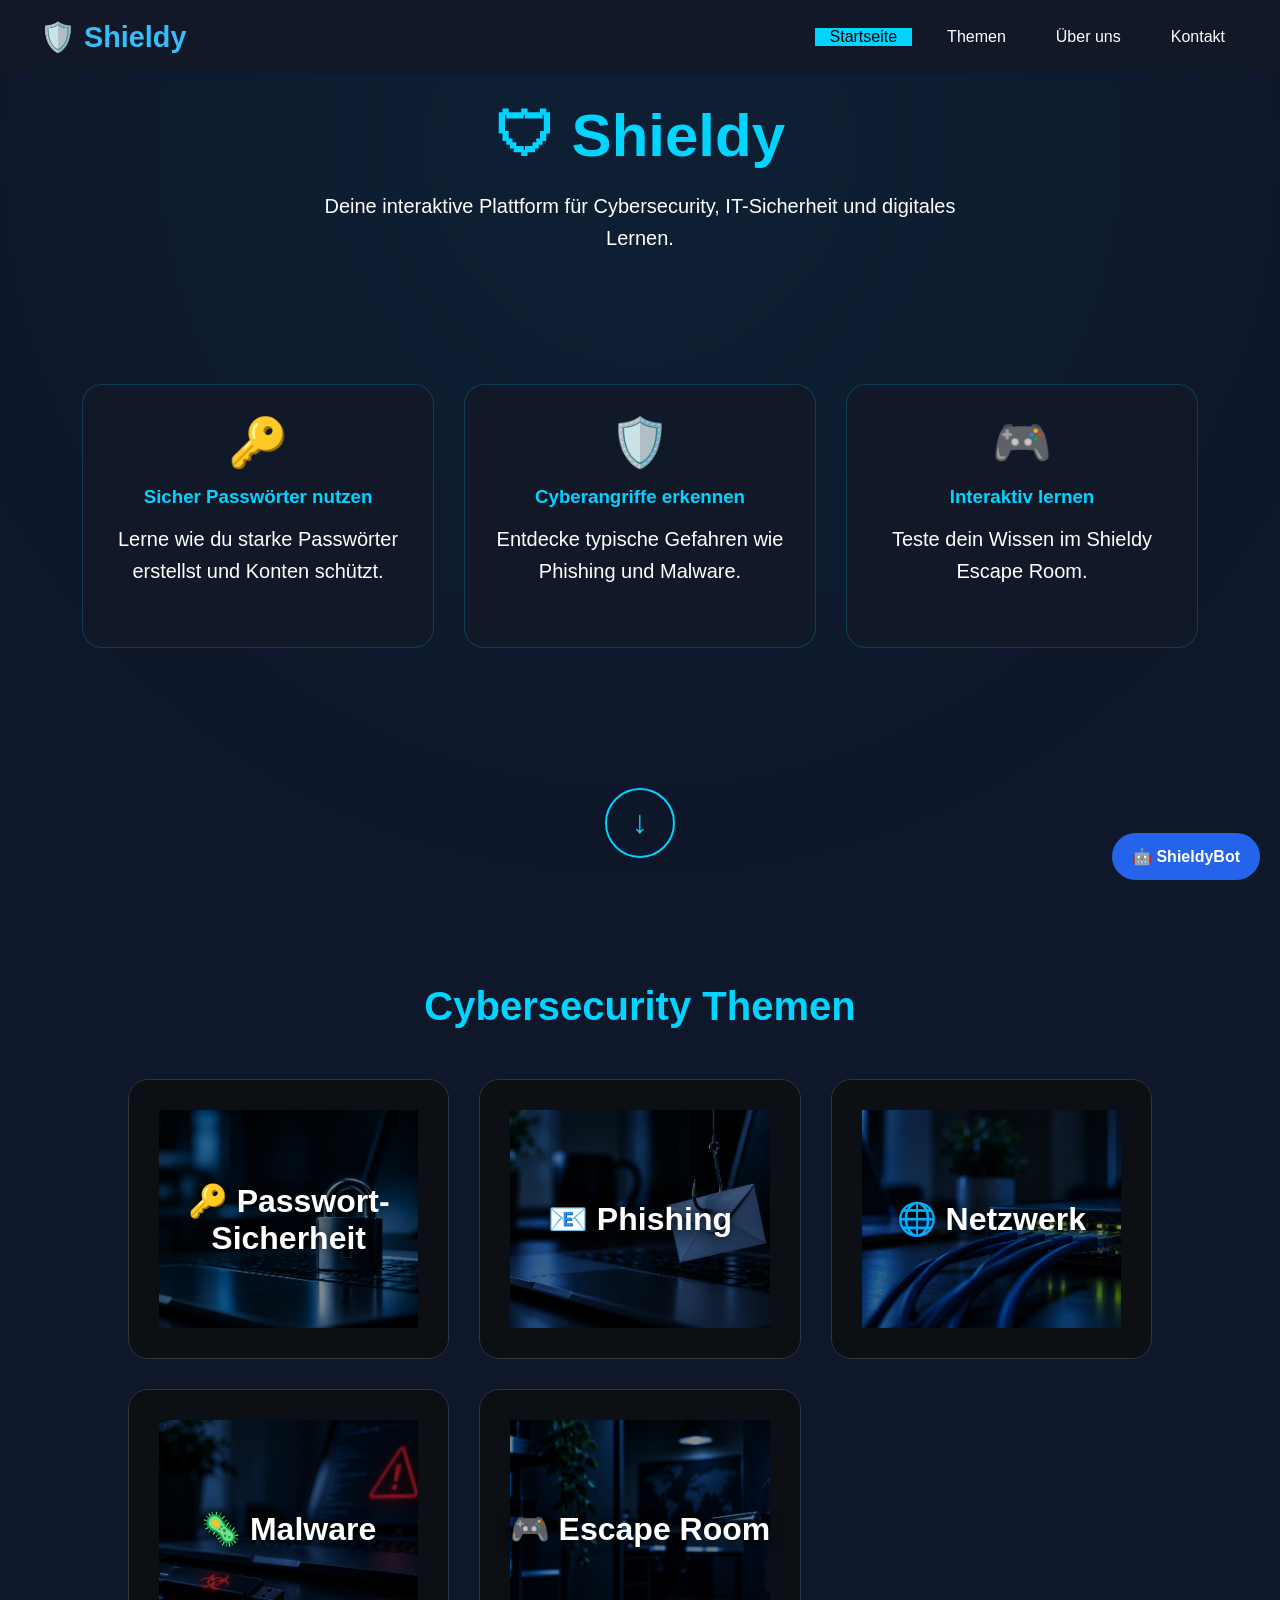
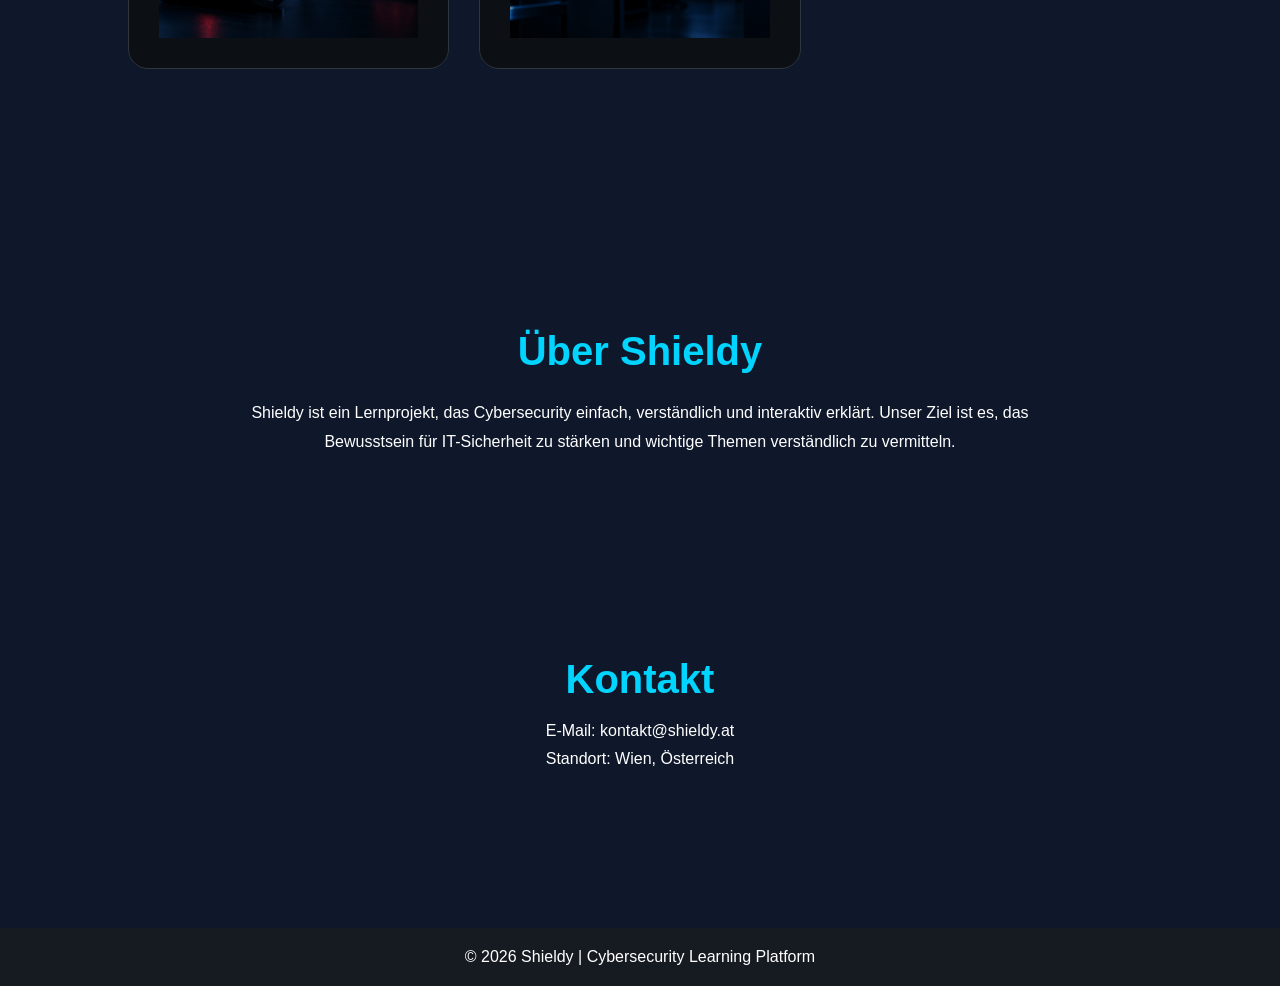
<file: index.html>
<!DOCTYPE html>
<html lang="de">
<head>
    <meta charset="UTF-8">
    <meta name="viewport" content="width=device-width, initial-scale=1.0">
    <title>Shieldy - Cybersecurity Lernen</title>
    <link rel="stylesheet" href="style.css">
    

</head>
<div id="shieldybot-btn">

    🤖 ShieldyBot

</div>

<div id="shieldybot">

    <div class="bot-header">

        🤖 ShieldyBot

    </div>

    <div class="bot-messages" id="botMessages">

        <div class="bot-message">

            Hallo! 👋

            <br><br>

            Ich kann dir helfen bei:

            <br>

            🔑 Passwort

            <br>

            📧 Phishing

            <br>

            🌐 Netzwerk

            <br>

         🦠 Malware

        </div>

    </div>

    <div class="bot-input">

        <input
        type="text"
        id="userInput"
        placeholder="Frage stellen...">

        <button onclick="sendMessage()">

            Senden

        </button>

    </div>

</div>
<script src="bot.js"></script>
</body>

<body>

    <header>
        <nav class="navbar">
            <div class="logo">🛡️ Shieldy</div>
            

            <ul class="nav-links">
                <li><a href="#" class="active">Startseite</a></li>
                <li><a href="#themen">Themen</a></li>
                <li><a href="#ueber-uns">Über uns</a></li>
                <li><a href="#kontakt">Kontakt</a></li>
            </ul>
        </nav>

        <section class="hero">
    <h1>🛡 Shieldy</h1>

    <p>
        Deine interaktive Plattform für Cybersecurity,
        IT-Sicherheit und digitales Lernen.
    </p>
    <section class="features">

    <div class="feature">
        <span>🔑</span>
        <h3>Sicher Passwörter nutzen</h3>
        <p>Lerne wie du starke Passwörter erstellst und Konten schützt.</p>
    </div>

    <div class="feature">
        <span>🛡️</span>
        <h3>Cyberangriffe erkennen</h3>
        <p>Entdecke typische Gefahren wie Phishing und Malware.</p>
    </div>

    <div class="feature">
        <span>🎮</span>
        <h3>Interaktiv lernen</h3>
        <p>Teste dein Wissen im Shieldy Escape Room.</p>
    </div>

</section>
    <a href="#themen" class="scroll-circle">
    ↓
    </a>
</section>
    </header>

    <section id="themen" class="themen">
        <h2>Cybersecurity Themen</h2>
  
        <div class="cards">

             

        <a href="passwort.html" class="card-link">
    <div class="card">
        <img src="passwort.png" alt="Passwort">
        <h3>🔑 Passwort-Sicherheit</h3>
    </div>
</a>

<a href="phishing.html" class="card-link">
    <div class="card">
        <img src="phishing.png" alt="Phishing">
        <h3>📧 Phishing</h3>
    </div>
</a>

<a href="netzwerk.html" class="card-link">
    <div class="card">
        <img src="netzwerk.png" alt="Netzwerk">
        <h3>🌐 Netzwerk</h3>
    </div>
</a>

<a href="malware.html" class="card-link">
    <div class="card">
        <img src="malware.png" alt="Malware">
        <h3>🦠 Malware</h3>
    </div>
</a>

<a href="escaperoom.html" class="card-link">
    <div class="card">
        <img src="escape.png" alt="Escape Room">
        <h3>🎮 Escape Room</h3>
    </div>
</a>

    </div>

        </div>
    </section>

    <section id="ueber-uns" class="about">
        <h2>Über Shieldy</h2>

        <p>
            Shieldy ist ein Lernprojekt, das Cybersecurity einfach,
            verständlich und interaktiv erklärt.
            Unser Ziel ist es, das Bewusstsein für IT-Sicherheit
            zu stärken und wichtige Themen verständlich zu vermitteln.
        </p>
    </section>

    <section id="kontakt" class="contact">
        <h2>Kontakt</h2>

        <p>E-Mail: kontakt@shieldy.at</p>
        <p>Standort: Wien, Österreich</p>
    </section>

    <footer>
        <p>© 2026 Shieldy | Cybersecurity Learning Platform</p>
    </footer>

    <div class="background">
    <span></span>
    <span></span>
    <span></span>
    <span></span>
</div>

</body>
</html>
</file>
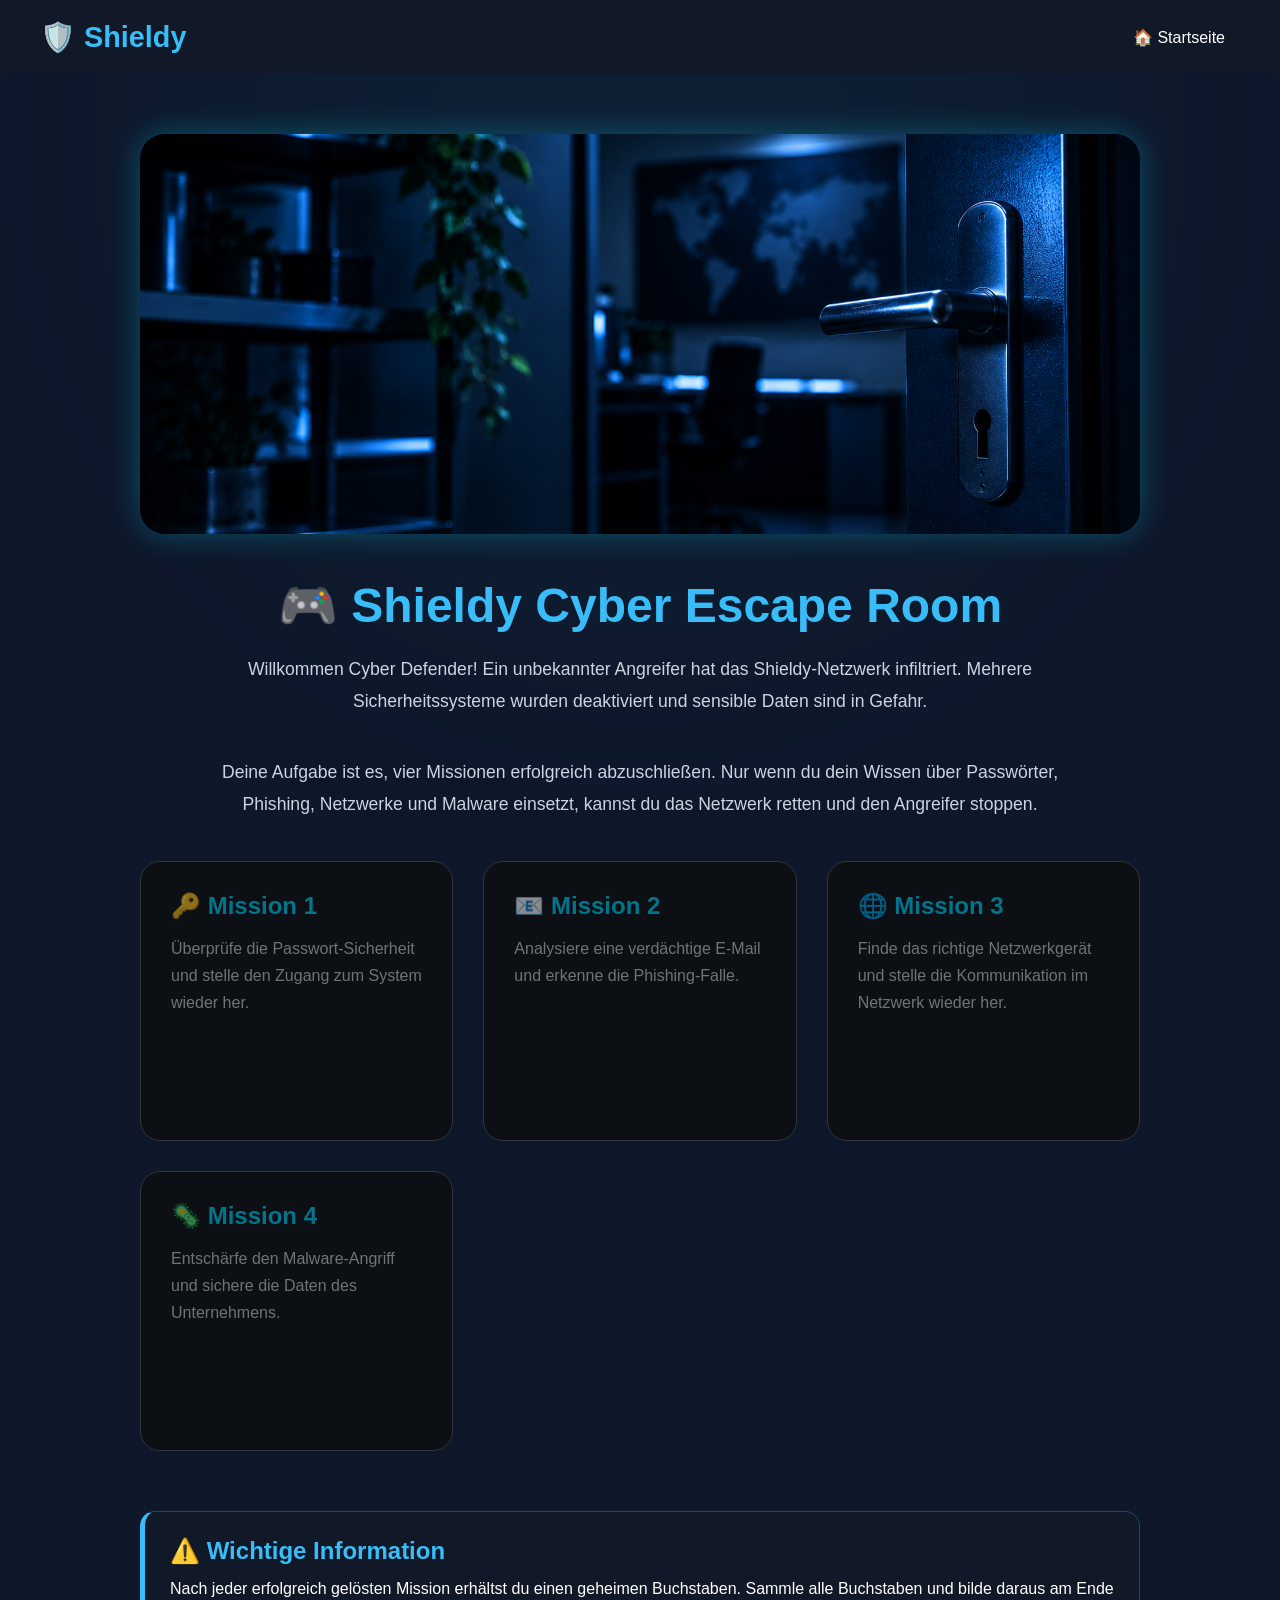
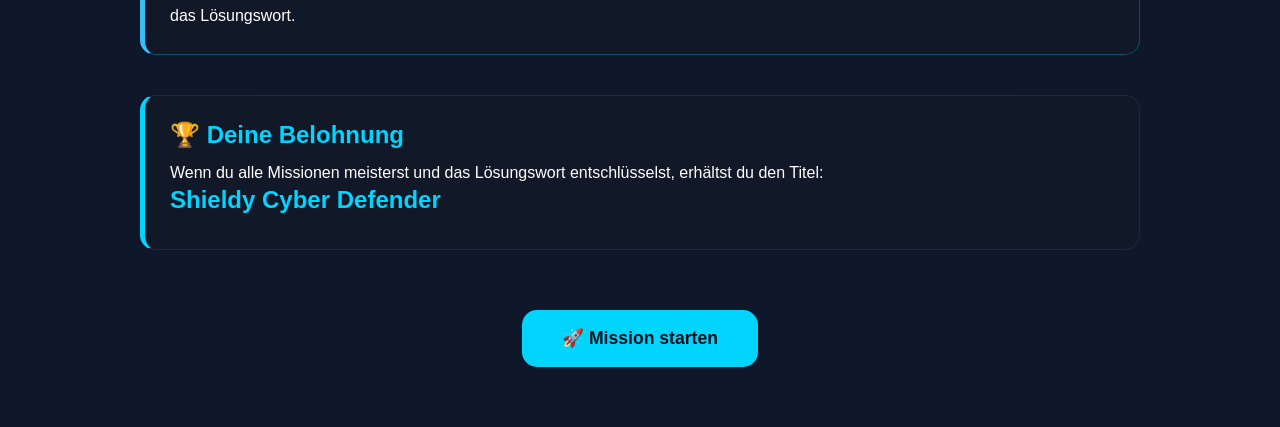
<file: escaperoom.html>
<!DOCTYPE html>
<html lang="de">
<head>
    <meta charset="UTF-8">
    <meta name="viewport" content="width=device-width, initial-scale=1.0">
    <title>Shieldy Escape Room</title>

    <link rel="stylesheet" href="style.css">
</head>

<body>

<nav class="navbar">
    <div class="logo">🛡️ Shieldy</div>

    <ul class="nav-links">
        <li><a href="index.html">🏠 Startseite</a></li>
    </ul>
</nav>

<section class="content">

    <img src="escape.png"
         alt="Escape Room"
         class="hero-image">

    <h1>🎮 Shieldy Cyber Escape Room</h1>

    <p class="intro">
        Willkommen Cyber Defender!
        Ein unbekannter Angreifer hat das Shieldy-Netzwerk infiltriert.
        Mehrere Sicherheitssysteme wurden deaktiviert und sensible Daten
        sind in Gefahr.
    </p>

    <p class="intro">
        Deine Aufgabe ist es, vier Missionen erfolgreich abzuschließen.
        Nur wenn du dein Wissen über Passwörter, Phishing, Netzwerke und
        Malware einsetzt, kannst du das Netzwerk retten und den Angreifer
        stoppen.
    </p>

    <div class="cards">

        <div class="card">
            <h2>🔑 Mission 1</h2>

            <p>
                Überprüfe die Passwort-Sicherheit und stelle den Zugang
                zum System wieder her.
            </p>
        </div>

        <div class="card">
            <h2>📧 Mission 2</h2>

            <p>
                Analysiere eine verdächtige E-Mail und erkenne
                die Phishing-Falle.
            </p>
        </div>

        <div class="card">
            <h2>🌐 Mission 3</h2>

            <p>
                Finde das richtige Netzwerkgerät und stelle die
                Kommunikation im Netzwerk wieder her.
            </p>
        </div>

        <div class="card">
            <h2>🦠 Mission 4</h2>

            <p>
                Entschärfe den Malware-Angriff und sichere die Daten
                des Unternehmens.
            </p>
        </div>

    </div>

    <div class="tip-box">

        <h2>⚠️ Wichtige Information</h2>

        <p>
            Nach jeder erfolgreich gelösten Mission erhältst du
            einen geheimen Buchstaben.
            Sammle alle Buchstaben und bilde daraus am Ende
            das Lösungswort.
        </p>

    </div>

    <div class="fact-box">

        <h2>🏆 Deine Belohnung</h2>

        <p>
            Wenn du alle Missionen meisterst und das Lösungswort
            entschlüsselst, erhältst du den Titel:
        </p>

        <h2 style="color:#00d4ff;">
            Shieldy Cyber Defender
        </h2>

    </div>

    <div style="text-align:center; margin-top:50px;">

        <a href="mission1.html" class="start-btn">
            🚀 Mission starten
        </a>

    </div>

</section>

</body>
</html>
</file>
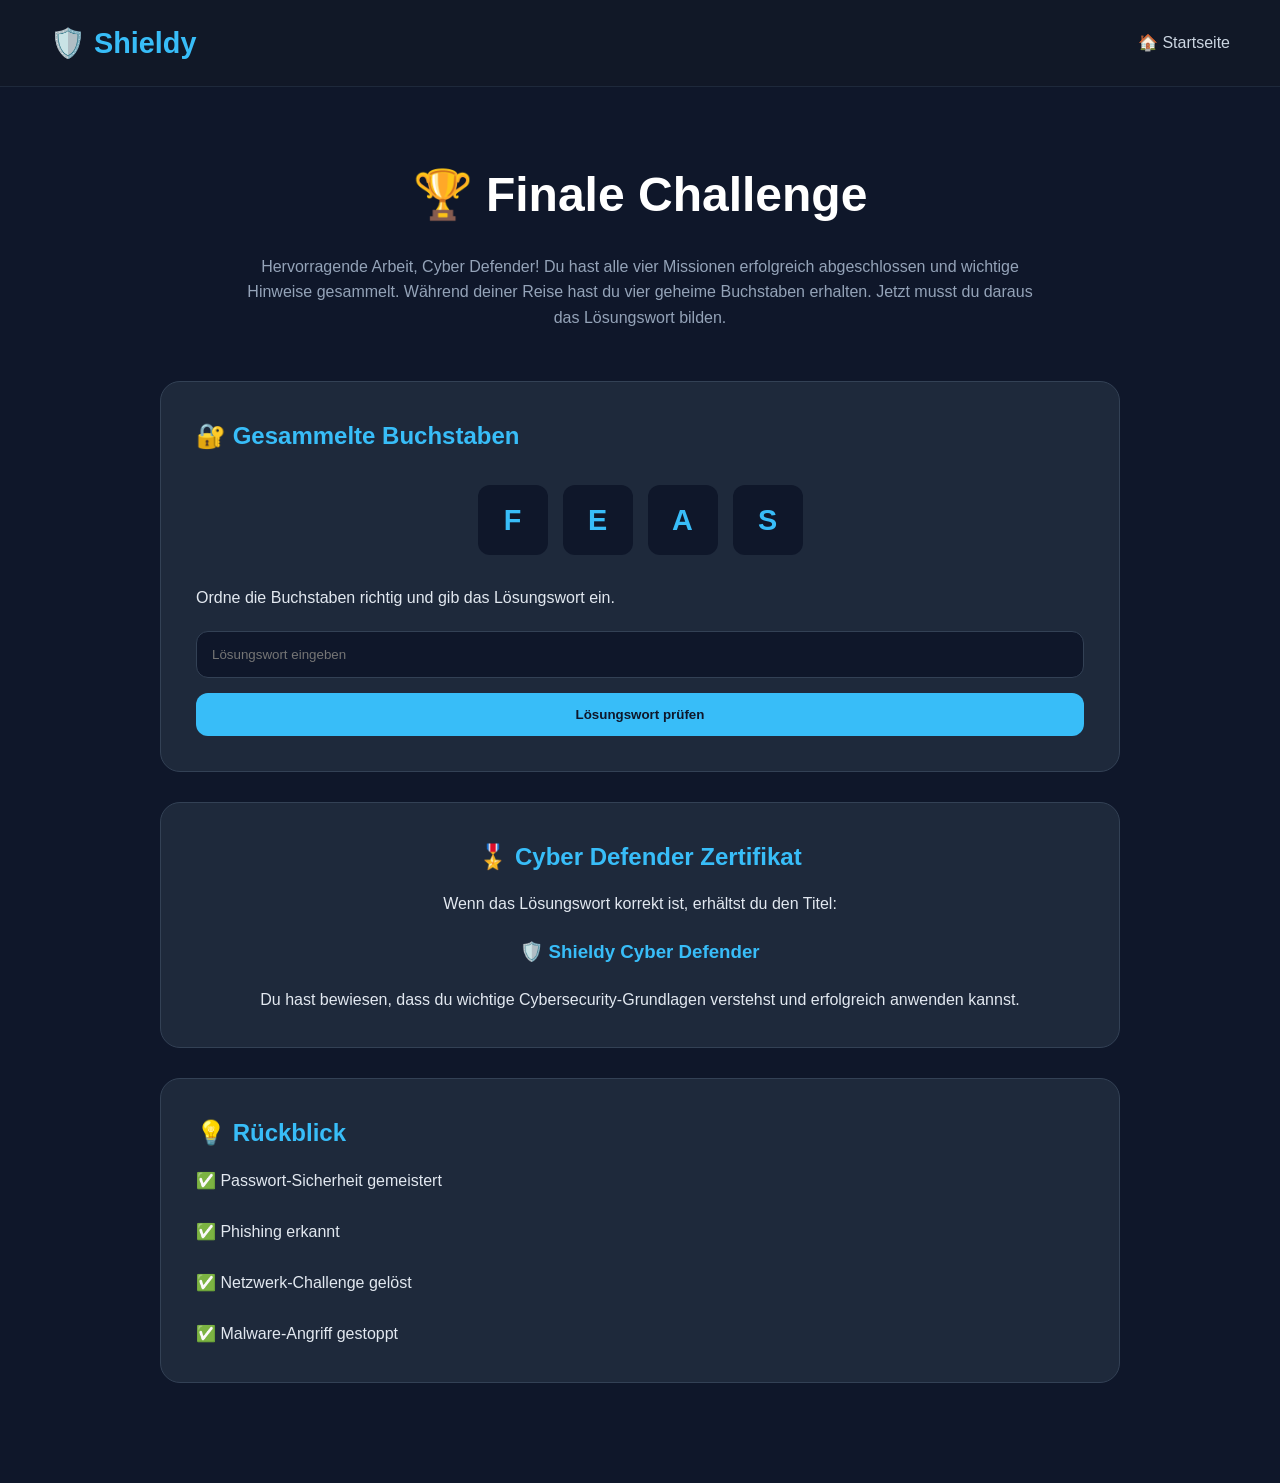
<file: finale.html>
<!DOCTYPE html>
<html lang="de">

<head>

    <meta charset="UTF-8">

    <meta name="viewport"
          content="width=device-width, initial-scale=1.0">

    <title>Shieldy | Finale Challenge</title>

    <link rel="stylesheet" href="escape.css">

</head>

<body>

    <nav class="navbar">

        <div class="logo">
            🛡️ Shieldy
        </div>

        <ul class="nav-links">
            <li><a href="index.html">🏠 Startseite</a></li>
        </ul>

    </nav>

    <section class="content">

        <h1>🏆 Finale Challenge</h1>

        <p class="intro">

            Hervorragende Arbeit, Cyber Defender!

            Du hast alle vier Missionen erfolgreich abgeschlossen
            und wichtige Hinweise gesammelt.

            Während deiner Reise hast du vier geheime Buchstaben erhalten.

            Jetzt musst du daraus das Lösungswort bilden.

        </p>

        <div class="final-card">

            <h2>🔐 Gesammelte Buchstaben</h2>

            <div class="letters">

                <span>F</span>
                <span>E</span>
                <span>A</span>
                <span>S</span>

            </div>

            <p>

                Ordne die Buchstaben richtig
                und gib das Lösungswort ein.

            </p>

            <input
                type="text"
                id="finalAnswer"
                placeholder="Lösungswort eingeben">

            <button onclick="checkFinal()">
                Lösungswort prüfen
            </button>

            <p id="finalResult"></p>

        </div>

        <div class="certificate">

            <h2>🎖️ Cyber Defender Zertifikat</h2>

            <p>

                Wenn das Lösungswort korrekt ist,
                erhältst du den Titel:

            </p>

            <h3>
                🛡️ Shieldy Cyber Defender
            </h3>

            <p>

                Du hast bewiesen, dass du wichtige
                Cybersecurity-Grundlagen verstehst
                und erfolgreich anwenden kannst.

            </p>

        </div>

        <div class="tip-box">

            <h2>💡 Rückblick</h2>

            <p>

                ✅ Passwort-Sicherheit gemeistert

                <br><br>

                ✅ Phishing erkannt

                <br><br>

                ✅ Netzwerk-Challenge gelöst

                <br><br>

                ✅ Malware-Angriff gestoppt

            </p>

        </div>

    </section>

    <script src="escape.js"></script>

</body>

</html>
</file>
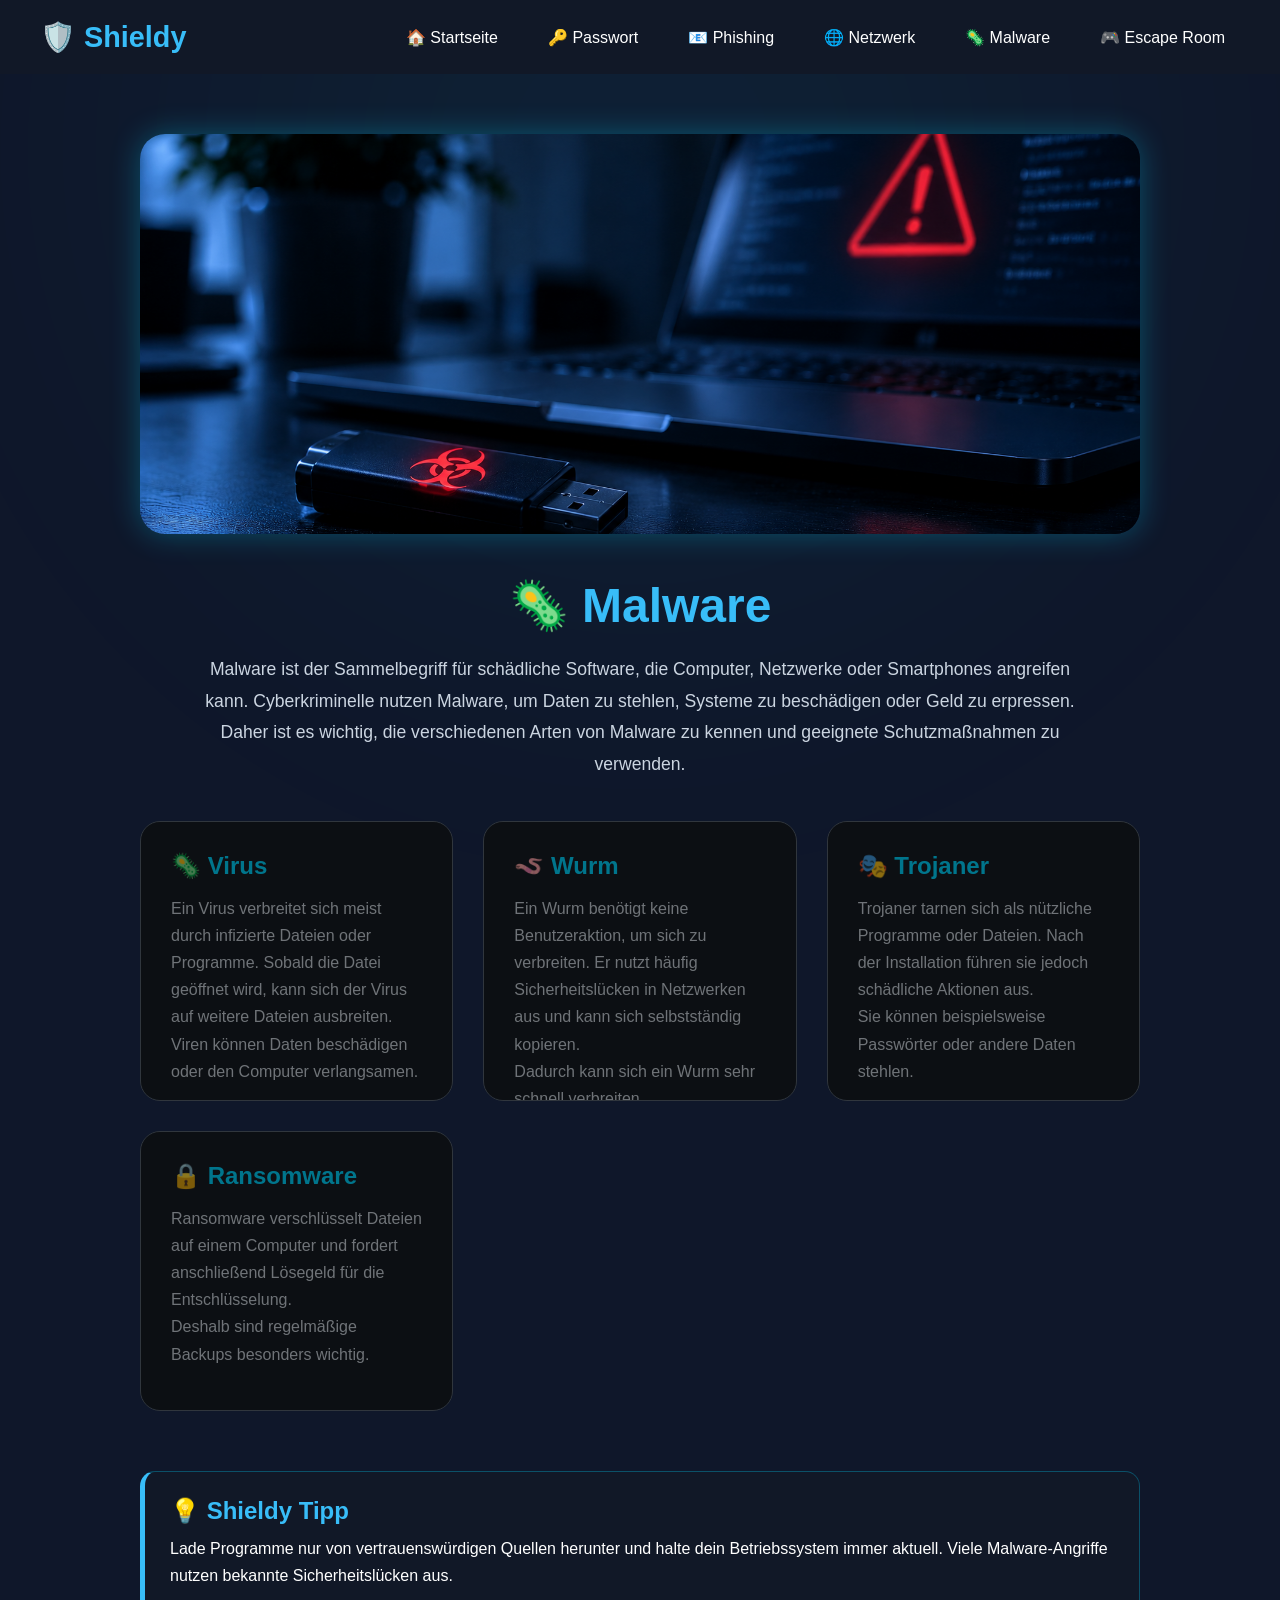
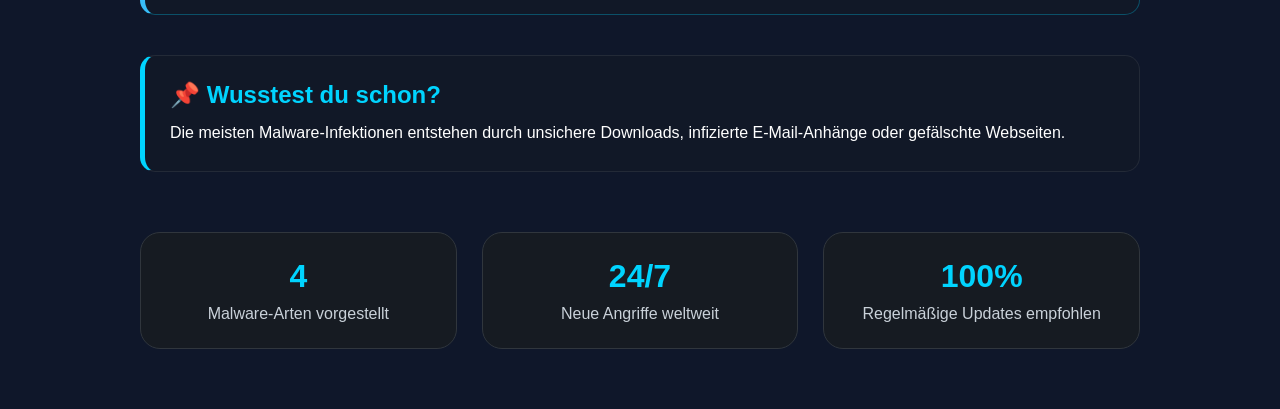
<file: malware.html>
<!DOCTYPE html>
<html lang="de">
<head>
    <meta charset="UTF-8">
    <meta name="viewport" content="width=device-width, initial-scale=1.0">
    <title>Shieldy - Cybersecurity Lernen</title>
    <link rel="stylesheet" href="style.css">
</head>

<nav class="navbar">

    <div class="logo">
        🛡️ Shieldy
    </div>

    <ul class="nav-links">
        <li><a href="index.html">🏠 Startseite</a></li>
        <li><a href="passwort.html">🔑 Passwort</a></li>
        <li><a href="phishing.html">📧 Phishing</a></li>
        <li><a href="netzwerk.html">🌐 Netzwerk</a></li>
        <li><a href="malware.html">🦠 Malware</a></li>
        <li><a href="escaperoom.html">🎮 Escape Room</a></li>
    </ul>

</nav>
<section class="content">

    <img src="malware.png"

         alt="Malware"
         class="hero-image">

    <h1>🦠 Malware</h1>

    <p class="intro">
        Malware ist der Sammelbegriff für schädliche Software, die Computer,
        Netzwerke oder Smartphones angreifen kann. Cyberkriminelle nutzen Malware,
        um Daten zu stehlen, Systeme zu beschädigen oder Geld zu erpressen.
        Daher ist es wichtig, die verschiedenen Arten von Malware zu kennen
        und geeignete Schutzmaßnahmen zu verwenden.
    </p>

    <div class="cards">

        <div class="card">
            <h2>🦠 Virus</h2>

            <p>
                Ein Virus verbreitet sich meist durch infizierte Dateien
                oder Programme. Sobald die Datei geöffnet wird,
                kann sich der Virus auf weitere Dateien ausbreiten.
            </p>

            <p>
                Viren können Daten beschädigen oder den Computer verlangsamen.
            </p>
        </div>

        <div class="card">
            <h2>🪱 Wurm</h2>

            <p>
                Ein Wurm benötigt keine Benutzeraktion,
                um sich zu verbreiten. Er nutzt häufig Sicherheitslücken
                in Netzwerken aus und kann sich selbstständig kopieren.
            </p>

            <p>
                Dadurch kann sich ein Wurm sehr schnell verbreiten.
            </p>
        </div>

        <div class="card">
            <h2>🎭 Trojaner</h2>

            <p>
                Trojaner tarnen sich als nützliche Programme oder Dateien.
                Nach der Installation führen sie jedoch schädliche Aktionen aus.
            </p>

            <p>
                Sie können beispielsweise Passwörter oder andere Daten stehlen.
            </p>
        </div>

        <div class="card">
            <h2>🔒 Ransomware</h2>

            <p>
                Ransomware verschlüsselt Dateien auf einem Computer
                und fordert anschließend Lösegeld für die Entschlüsselung.
            </p>

            <p>
                Deshalb sind regelmäßige Backups besonders wichtig.
            </p>
        </div>

    </div>

    <div class="tip-box">

        <h2>💡 Shieldy Tipp</h2>

        <p>
            Lade Programme nur von vertrauenswürdigen Quellen herunter
            und halte dein Betriebssystem immer aktuell.
            Viele Malware-Angriffe nutzen bekannte Sicherheitslücken aus.
        </p>

    </div>

    <div class="fact-box">

        <h2>📌 Wusstest du schon?</h2>

        <p>
            Die meisten Malware-Infektionen entstehen durch unsichere Downloads,
            infizierte E-Mail-Anhänge oder gefälschte Webseiten.
        </p>

    </div>

    <section class="stats">

        <div class="stat">
            <h3>4</h3>
            <p>Malware-Arten vorgestellt</p>
        </div>

        <div class="stat">
            <h3>24/7</h3>
            <p>Neue Angriffe weltweit</p>
        </div>

        <div class="stat">
            <h3>100%</h3>
            <p>Regelmäßige Updates empfohlen</p>
        </div>

    </section>

</section>
</html>
</file>
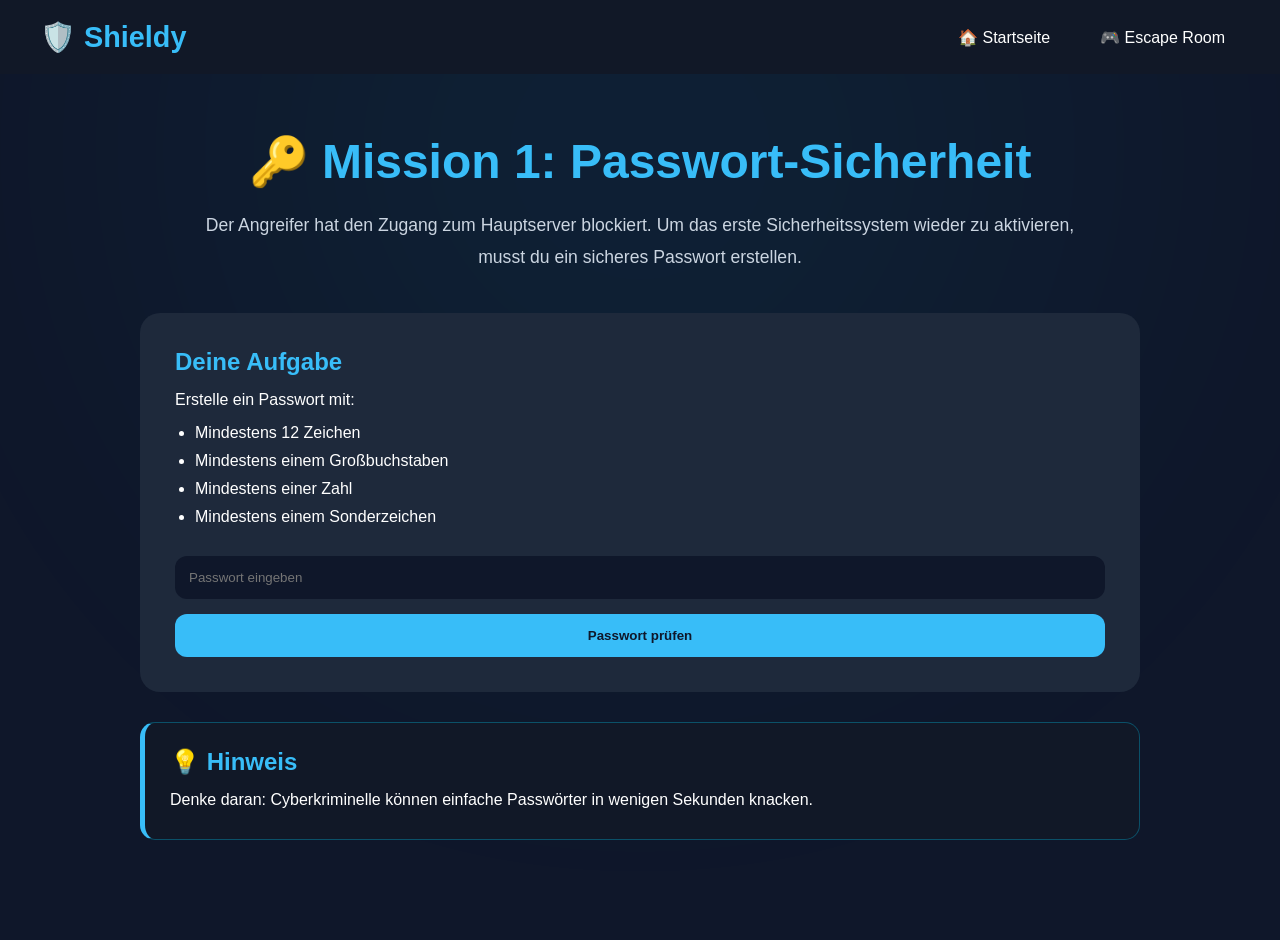
<file: mission1.html>
<!DOCTYPE html>
<html lang="de">

<head>
    <meta charset="UTF-8">
    <meta name="viewport" content="width=device-width, initial-scale=1.0">

    <title>Shieldy | Mission 1</title>

    <link rel="stylesheet" href="style.css">
</head>

<body>

    <nav class="navbar">

        <div class="logo">
            🛡️ Shieldy
        </div>

        <ul class="nav-links">
            <li><a href="index.html">🏠 Startseite</a></li>
            <li><a href="escaperoom.html">🎮 Escape Room</a></li>
        </ul>

    </nav>

    <section class="content">

        <h1>🔑 Mission 1: Passwort-Sicherheit</h1>

        <p class="intro">
            Der Angreifer hat den Zugang zum Hauptserver blockiert.
            Um das erste Sicherheitssystem wieder zu aktivieren,
            musst du ein sicheres Passwort erstellen.
        </p>

        <div class="mission-card">

            <h2>Deine Aufgabe</h2>

            <p>
                Erstelle ein Passwort mit:
            </p>

            <ul>
                <li>Mindestens 12 Zeichen</li>
                <li>Mindestens einem Großbuchstaben</li>
                <li>Mindestens einer Zahl</li>
                <li>Mindestens einem Sonderzeichen</li>
            </ul>

            <input
                type="text"
                id="answer1"
                placeholder="Passwort eingeben">

            <button onclick="checkMission1()">
                Passwort prüfen
            </button>

            <p id="result1"></p>

        </div>

        <div class="tip-box">

            <h2>💡 Hinweis</h2>

            <p>
                Denke daran:
                Cyberkriminelle können einfache Passwörter in wenigen Sekunden knacken.
            </p>

        </div>

    </section>

    <script src="escape.js"></script>

</body>

</html>
</file>
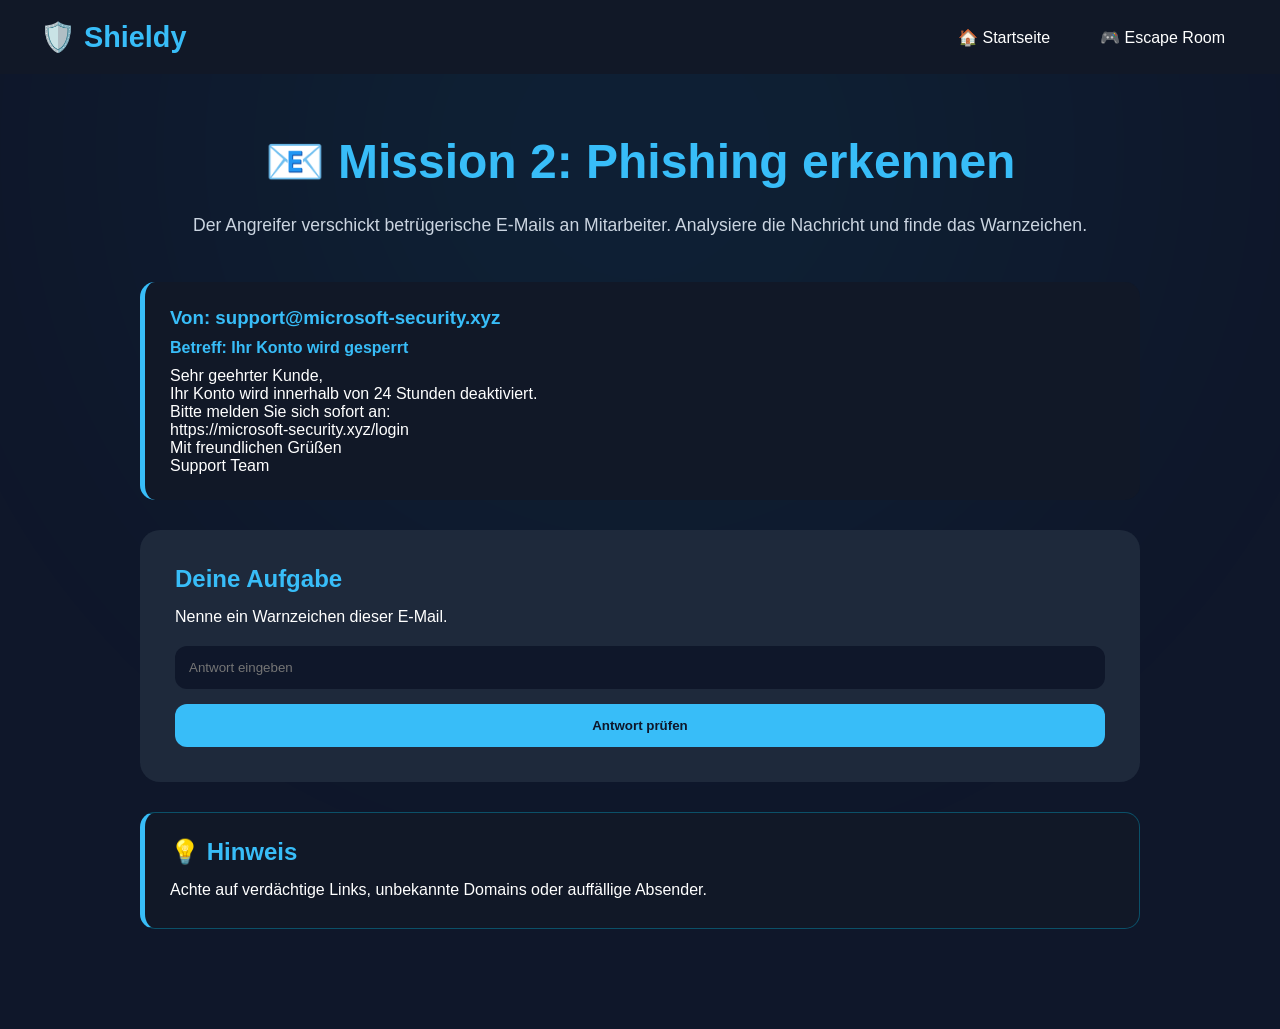
<file: mission2.html>
<!DOCTYPE html>
<html lang="de">

<head>
    <meta charset="UTF-8">
    <meta name="viewport" content="width=device-width, initial-scale=1.0">
    <title>Shieldy | Mission 2</title>

    <link rel="stylesheet" href="style.css">
</head>

<body>

<nav class="navbar">

    <div class="logo">
        🛡️ Shieldy
    </div>

    <ul class="nav-links">
        <li><a href="index.html">🏠 Startseite</a></li>
        <li><a href="escaperoom.html">🎮 Escape Room</a></li>
    </ul>

</nav>

<section class="content">

    <h1>📧 Mission 2: Phishing erkennen</h1>

    <p class="intro">
        Der Angreifer verschickt betrügerische E-Mails an Mitarbeiter.
        Analysiere die Nachricht und finde das Warnzeichen.
    </p>

    <div class="email-box">

        <h3>Von: support@microsoft-security.xyz</h3>

        <h4>Betreff: Ihr Konto wird gesperrt</h4>

        <p>Sehr geehrter Kunde,</p>

        <p>
            Ihr Konto wird innerhalb von 24 Stunden deaktiviert.
        </p>

        <p>
            Bitte melden Sie sich sofort an:
        </p>

        <p>
            https://microsoft-security.xyz/login
        </p>

        <p>
            Mit freundlichen Grüßen
            <br>
            Support Team
        </p>

    </div>

    <div class="mission-card">

        <h2>Deine Aufgabe</h2>

        <p>
            Nenne ein Warnzeichen dieser E-Mail.
        </p>

        <input
            type="text"
            id="answer2"
            placeholder="Antwort eingeben">

        <button onclick="checkMission2()">
            Antwort prüfen
        </button>

        <p id="result2"></p>

    </div>

    <div class="tip-box">

        <h2>💡 Hinweis</h2>

        <p>
            Achte auf verdächtige Links,
            unbekannte Domains oder auffällige Absender.
        </p>

    </div>

</section>

<script src="escape.js"></script>

</body>
</html>
</file>
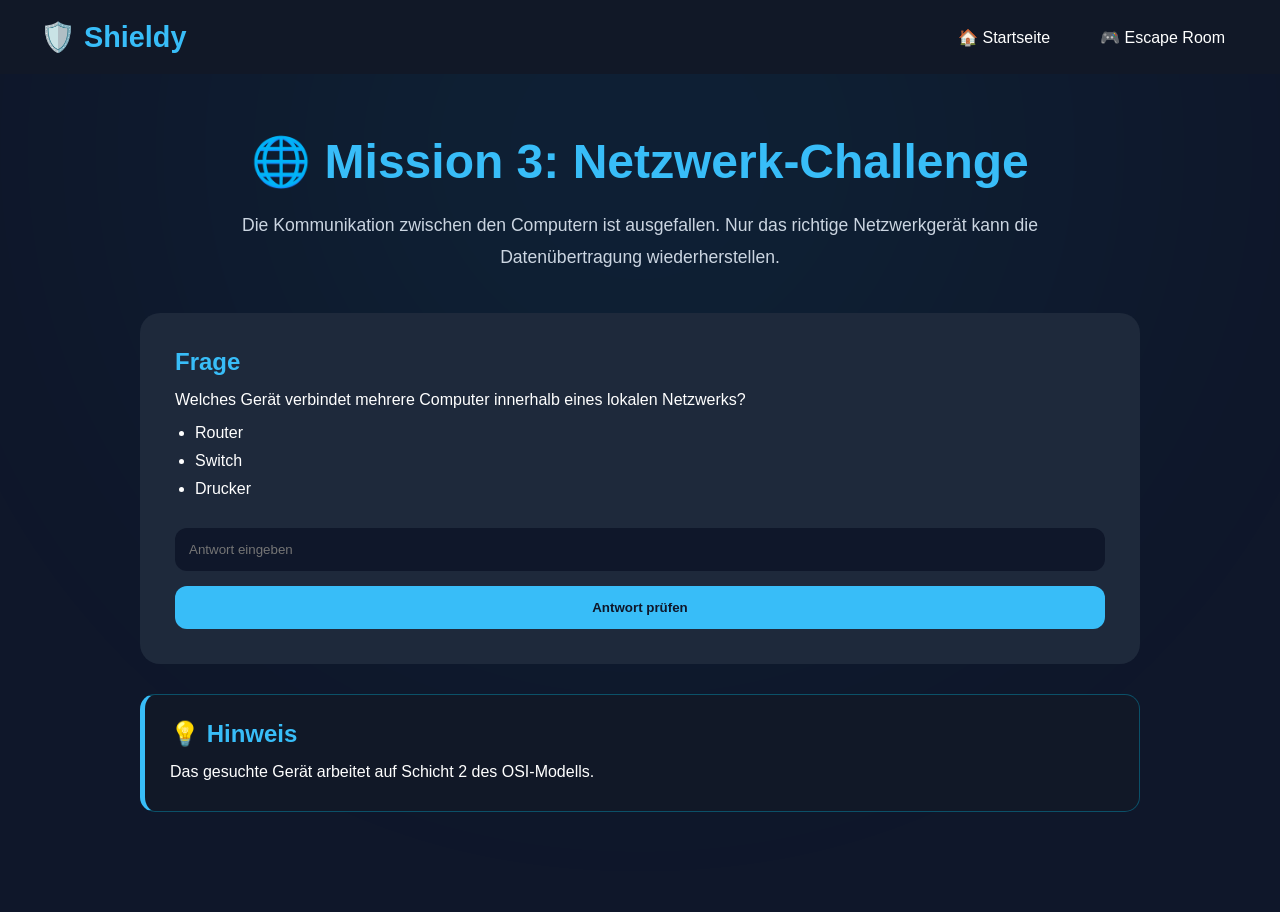
<file: mission3.html>
<!DOCTYPE html>
<html lang="de">

<head>
    <meta charset="UTF-8">
    <meta name="viewport" content="width=device-width, initial-scale=1.0">
    <title>Shieldy | Mission 3</title>

    <link rel="stylesheet" href="style.css">
</head>

<body>

<nav class="navbar">

    <div class="logo">
        🛡️ Shieldy
    </div>

    <ul class="nav-links">
        <li><a href="index.html">🏠 Startseite</a></li>
        <li><a href="escaperoom.html">🎮 Escape Room</a></li>
    </ul>

</nav>

<section class="content">

    <h1>🌐 Mission 3: Netzwerk-Challenge</h1>

    <p class="intro">
        Die Kommunikation zwischen den Computern ist ausgefallen.
        Nur das richtige Netzwerkgerät kann die Datenübertragung
        wiederherstellen.
    </p>

    <div class="mission-card">

        <h2>Frage</h2>

        <p>
            Welches Gerät verbindet mehrere Computer
            innerhalb eines lokalen Netzwerks?
        </p>

        <ul>
            <li>Router</li>
            <li>Switch</li>
            <li>Drucker</li>
        </ul>

        <input
            type="text"
            id="answer3"
            placeholder="Antwort eingeben">

        <button onclick="checkMission3()">
            Antwort prüfen
        </button>

        <p id="result3"></p>

    </div>

    <div class="tip-box">

        <h2>💡 Hinweis</h2>

        <p>
            Das gesuchte Gerät arbeitet auf Schicht 2
            des OSI-Modells.
        </p>

    </div>

</section>

<script src="escape.js"></script>

</body>
</html>
</file>
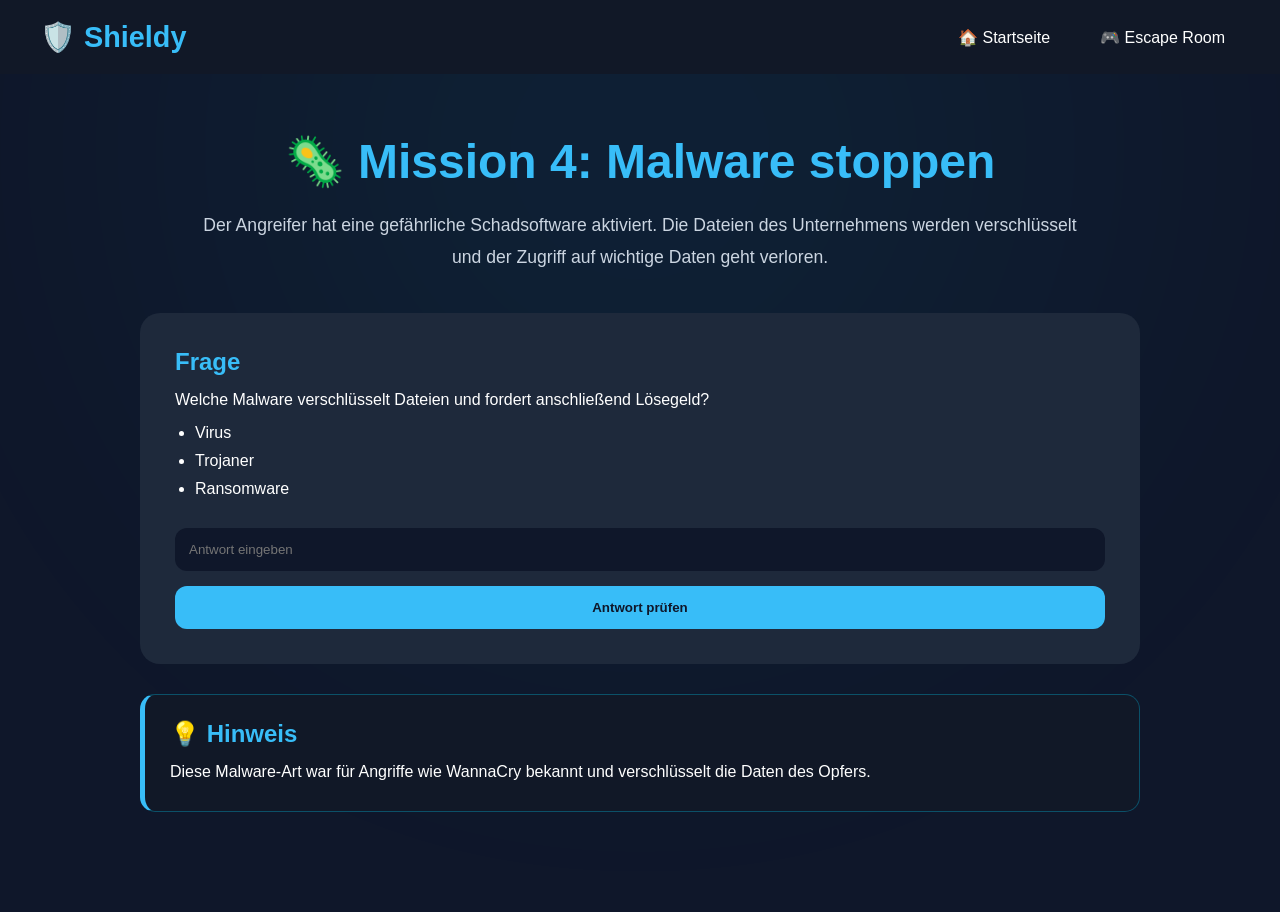
<file: mission4.html>
<!DOCTYPE html>
<html lang="de">

<head>
    <meta charset="UTF-8">
    <meta name="viewport" content="width=device-width, initial-scale=1.0">
    <title>Shieldy | Mission 4</title>

    <link rel="stylesheet" href="style.css">
</head>

<body>

<nav class="navbar">

    <div class="logo">
        🛡️ Shieldy
    </div>

    <ul class="nav-links">
        <li><a href="index.html">🏠 Startseite</a></li>
        <li><a href="escaperoom.html">🎮 Escape Room</a></li>
    </ul>

</nav>

<section class="content">

    <h1>🦠 Mission 4: Malware stoppen</h1>

    <p class="intro">
        Der Angreifer hat eine gefährliche Schadsoftware aktiviert.
        Die Dateien des Unternehmens werden verschlüsselt und der Zugriff
        auf wichtige Daten geht verloren.
    </p>

    <div class="mission-card">

        <h2>Frage</h2>

        <p>
            Welche Malware verschlüsselt Dateien
            und fordert anschließend Lösegeld?
        </p>

        <ul>
            <li>Virus</li>
            <li>Trojaner</li>
            <li>Ransomware</li>
        </ul>

        <input
            type="text"
            id="answer4"
            placeholder="Antwort eingeben">

        <button onclick="checkMission4()">
            Antwort prüfen
        </button>

        <p id="result4"></p>

    </div>

    <div class="tip-box">

        <h2>💡 Hinweis</h2>

        <p>
            Diese Malware-Art war für Angriffe wie WannaCry bekannt
            und verschlüsselt die Daten des Opfers.
        </p>

    </div>

</section>

<script src="escape.js"></script>

</body>
</html>
</file>
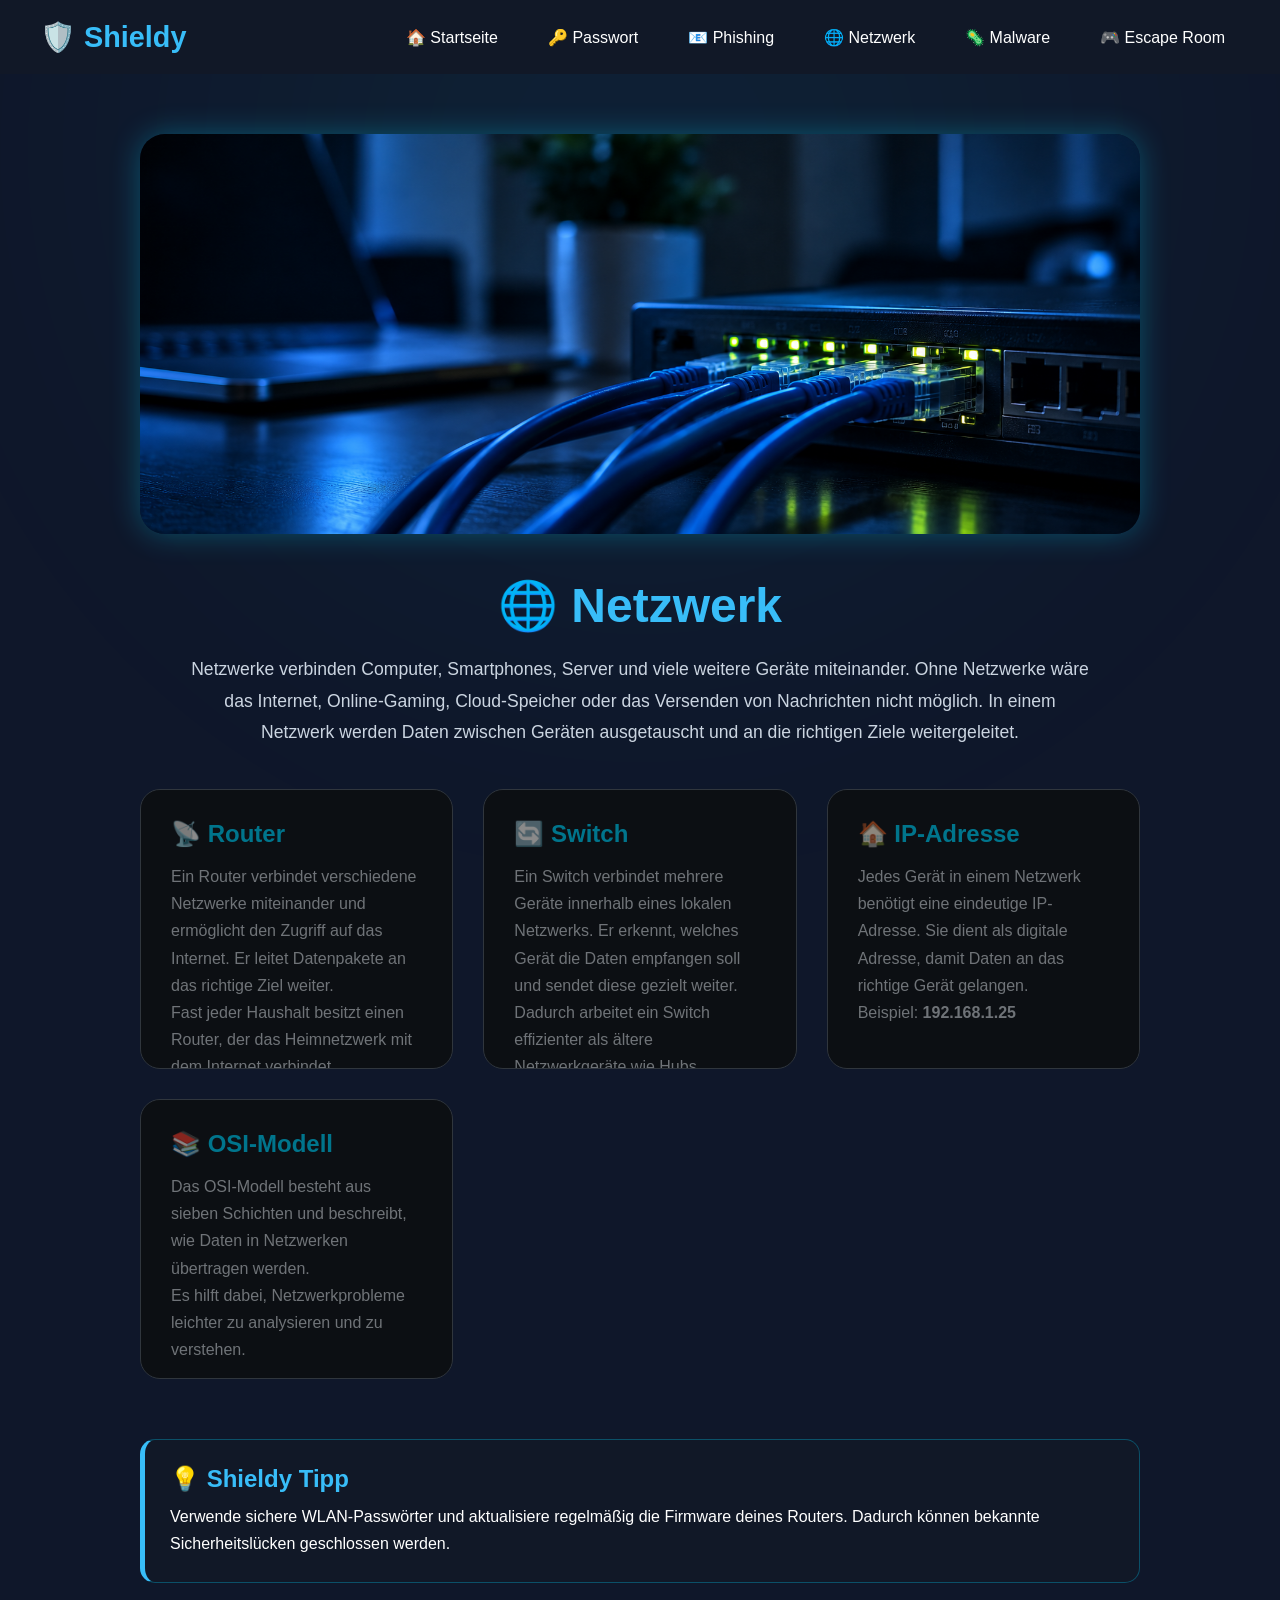
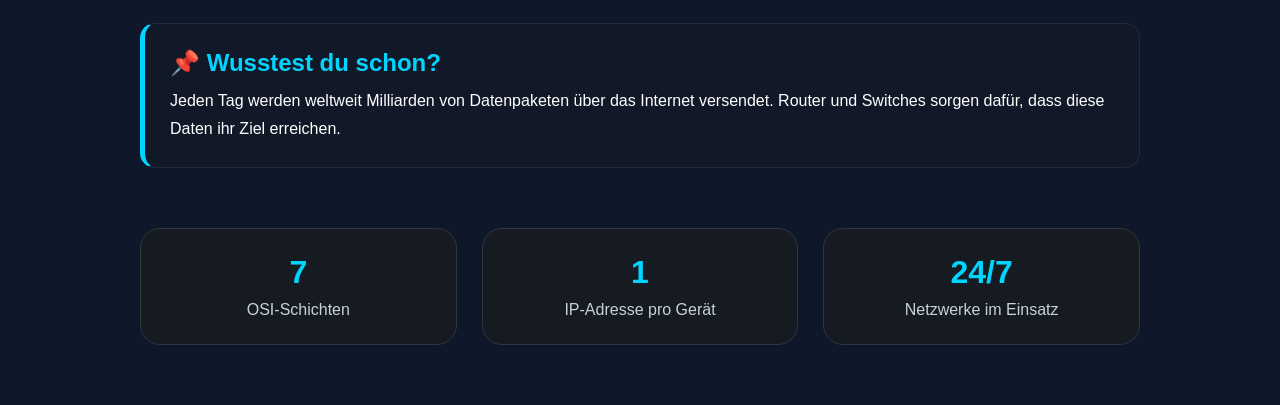
<file: netzwerk.html>
<!DOCTYPE html>
<html lang="de">
<head>
    <meta charset="UTF-8">
    <meta name="viewport" content="width=device-width, initial-scale=1.0">
    <title>Shieldy - Cybersecurity Lernen</title>
    <link rel="stylesheet" href="style.css">
</head>
<nav class="navbar">

    <div class="logo">
        🛡️ Shieldy
    </div>

    <ul class="nav-links">
        <li><a href="index.html">🏠 Startseite</a></li>
        <li><a href="passwort.html">🔑 Passwort</a></li>
        <li><a href="phishing.html">📧 Phishing</a></li>
        <li><a href="netzwerk.html">🌐 Netzwerk</a></li>
        <li><a href="malware.html">🦠 Malware</a></li>
        <li><a href="escaperoom.html">🎮 Escape Room</a></li>
    </ul>

</nav>
<section class="content">

    <img src="netzwerk.png"
         alt="Netzwerk"
         class="hero-image">

    <h1>🌐 Netzwerk</h1>

    <p class="intro">
        Netzwerke verbinden Computer, Smartphones, Server und viele weitere Geräte miteinander.
        Ohne Netzwerke wäre das Internet, Online-Gaming, Cloud-Speicher oder das Versenden
        von Nachrichten nicht möglich. In einem Netzwerk werden Daten zwischen Geräten
        ausgetauscht und an die richtigen Ziele weitergeleitet.
    </p>

    <div class="cards">

        <div class="card">
            <h2>📡 Router</h2>

            <p>
                Ein Router verbindet verschiedene Netzwerke miteinander und ermöglicht
                den Zugriff auf das Internet. Er leitet Datenpakete an das richtige Ziel weiter.
            </p>

            <p>
                Fast jeder Haushalt besitzt einen Router, der das Heimnetzwerk mit dem
                Internet verbindet.
            </p>
        </div>

        <div class="card">
            <h2>🔄 Switch</h2>

            <p>
                Ein Switch verbindet mehrere Geräte innerhalb eines lokalen Netzwerks.
                Er erkennt, welches Gerät die Daten empfangen soll und sendet diese gezielt weiter.
            </p>

            <p>
                Dadurch arbeitet ein Switch effizienter als ältere Netzwerkgeräte wie Hubs.
            </p>
        </div>

        <div class="card">
            <h2>🏠 IP-Adresse</h2>

            <p>
                Jedes Gerät in einem Netzwerk benötigt eine eindeutige IP-Adresse.
                Sie dient als digitale Adresse, damit Daten an das richtige Gerät gelangen.
            </p>

            <p>
                Beispiel:
                <strong>192.168.1.25</strong>
            </p>
        </div>

        <div class="card">
            <h2>📚 OSI-Modell</h2>

            <p>
                Das OSI-Modell besteht aus sieben Schichten und beschreibt,
                wie Daten in Netzwerken übertragen werden.
            </p>

            <p>
                Es hilft dabei, Netzwerkprobleme leichter zu analysieren und zu verstehen.
            </p>
        </div>

    </div>

    <div class="tip-box">

        <h2>💡 Shieldy Tipp</h2>

        <p>
            Verwende sichere WLAN-Passwörter und aktualisiere regelmäßig die Firmware
            deines Routers. Dadurch können bekannte Sicherheitslücken geschlossen werden.
        </p>

    </div>

    <div class="fact-box">

        <h2>📌 Wusstest du schon?</h2>

        <p>
            Jeden Tag werden weltweit Milliarden von Datenpaketen über das Internet versendet.
            Router und Switches sorgen dafür, dass diese Daten ihr Ziel erreichen.
        </p>

    </div>

    <section class="stats">

        <div class="stat">
            <h3>7</h3>
            <p>OSI-Schichten</p>
        </div>

        <div class="stat">
            <h3>1</h3>
            <p>IP-Adresse pro Gerät</p>
        </div>

        <div class="stat">
            <h3>24/7</h3>
            <p>Netzwerke im Einsatz</p>
        </div>

    </section>

</section>
</html>
</file>
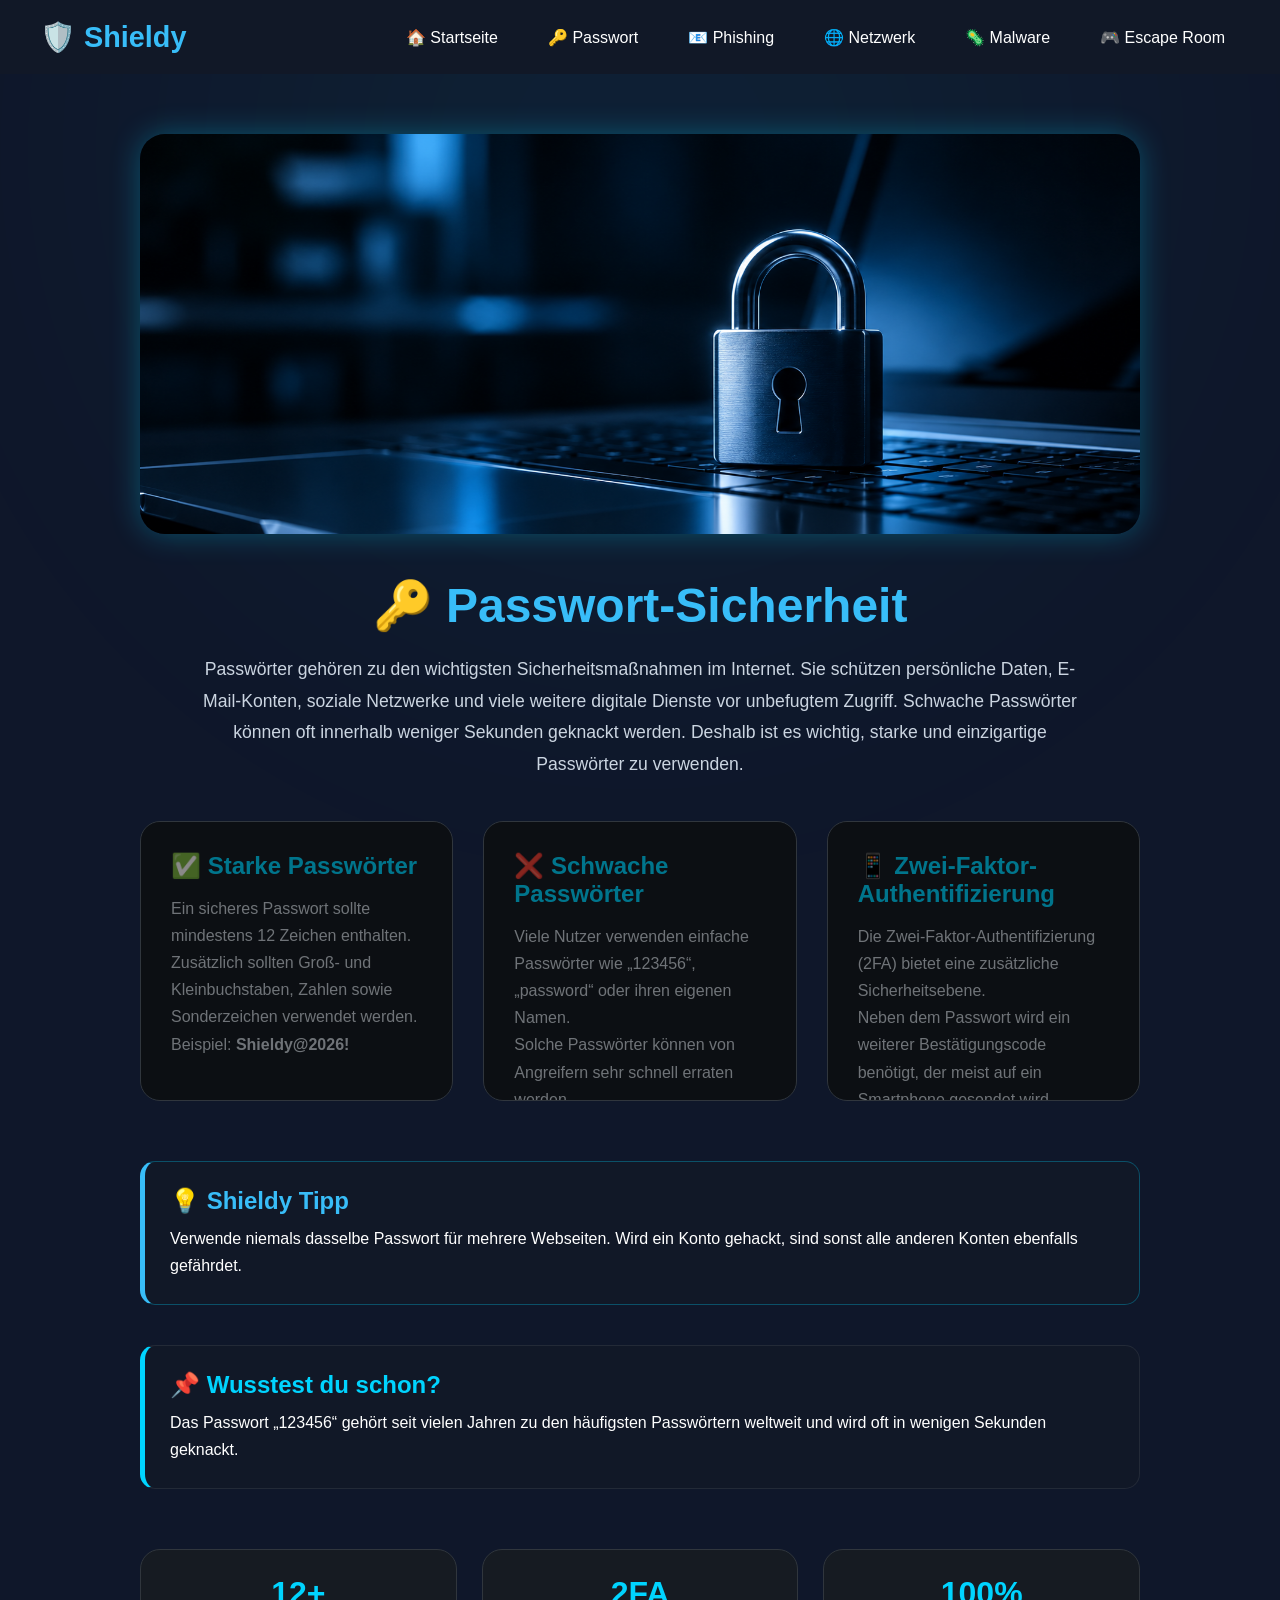
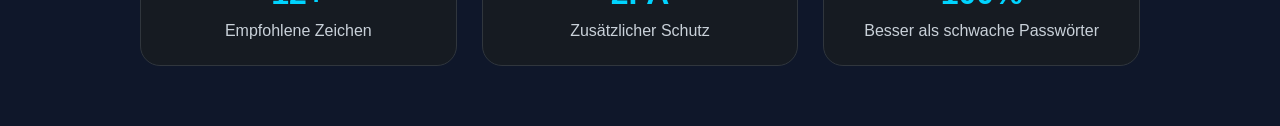
<file: passwort.html>
<!DOCTYPE html>
<html lang="de">
<head>
    <meta charset="UTF-8">
    <meta name="viewport" content="width=device-width, initial-scale=1.0">
    <title>Shieldy - Cybersecurity Lernen</title>
    <link rel="stylesheet" href="style.css">
</head>
<nav class="navbar">

    <div class="logo">
        🛡️ Shieldy
    </div>

    <ul class="nav-links">
        <li><a href="index.html">🏠 Startseite</a></li>
        <li><a href="passwort.html">🔑 Passwort</a></li>
        <li><a href="phishing.html">📧 Phishing</a></li>
        <li><a href="netzwerk.html">🌐 Netzwerk</a></li>
        <li><a href="malware.html">🦠 Malware</a></li>
        <li><a href="escaperoom.html">🎮 Escape Room</a></li>
    </ul>

</nav>
<section class="content">

    <img src="passwort.png"
         alt="Passwort Sicherheit"
         class="hero-image">

    <h1>🔑 Passwort-Sicherheit</h1>

    <p class="intro">
        Passwörter gehören zu den wichtigsten Sicherheitsmaßnahmen im Internet.
        Sie schützen persönliche Daten, E-Mail-Konten, soziale Netzwerke und
        viele weitere digitale Dienste vor unbefugtem Zugriff. Schwache
        Passwörter können oft innerhalb weniger Sekunden geknackt werden.
        Deshalb ist es wichtig, starke und einzigartige Passwörter zu verwenden.
    </p>

    <div class="cards">

        <div class="card">
            <h2>✅ Starke Passwörter</h2>

            <p>
                Ein sicheres Passwort sollte mindestens 12 Zeichen enthalten.
                Zusätzlich sollten Groß- und Kleinbuchstaben, Zahlen
                sowie Sonderzeichen verwendet werden.
            </p>

            <p>
                Beispiel:
                <strong>Shieldy@2026!</strong>
            </p>
        </div>

        <div class="card">
            <h2>❌ Schwache Passwörter</h2>

            <p>
                Viele Nutzer verwenden einfache Passwörter wie
                „123456“, „password“ oder ihren eigenen Namen.
            </p>

            <p>
                Solche Passwörter können von Angreifern sehr schnell erraten werden.
            </p>
        </div>

        <div class="card">
            <h2>📱 Zwei-Faktor-Authentifizierung</h2>

            <p>
                Die Zwei-Faktor-Authentifizierung (2FA) bietet eine zusätzliche
                Sicherheitsebene.
            </p>

            <p>
                Neben dem Passwort wird ein weiterer Bestätigungscode benötigt,
                der meist auf ein Smartphone gesendet wird.
            </p>
        </div>

    </div>

    <div class="tip-box">

        <h2>💡 Shieldy Tipp</h2>

        <p>
            Verwende niemals dasselbe Passwort für mehrere Webseiten.
            Wird ein Konto gehackt, sind sonst alle anderen Konten ebenfalls gefährdet.
        </p>

    </div>

    <div class="fact-box">

        <h2>📌 Wusstest du schon?</h2>

        <p>
            Das Passwort „123456“ gehört seit vielen Jahren zu den häufigsten
            Passwörtern weltweit und wird oft in wenigen Sekunden geknackt.
        </p>

    </div>

    <section class="stats">

        <div class="stat">
            <h3>12+</h3>
            <p>Empfohlene Zeichen</p>
        </div>

        <div class="stat">
            <h3>2FA</h3>
            <p>Zusätzlicher Schutz</p>
        </div>

        <div class="stat">
            <h3>100%</h3>
            <p>Besser als schwache Passwörter</p>
        </div>

    </section>

</section>
</html>
</file>
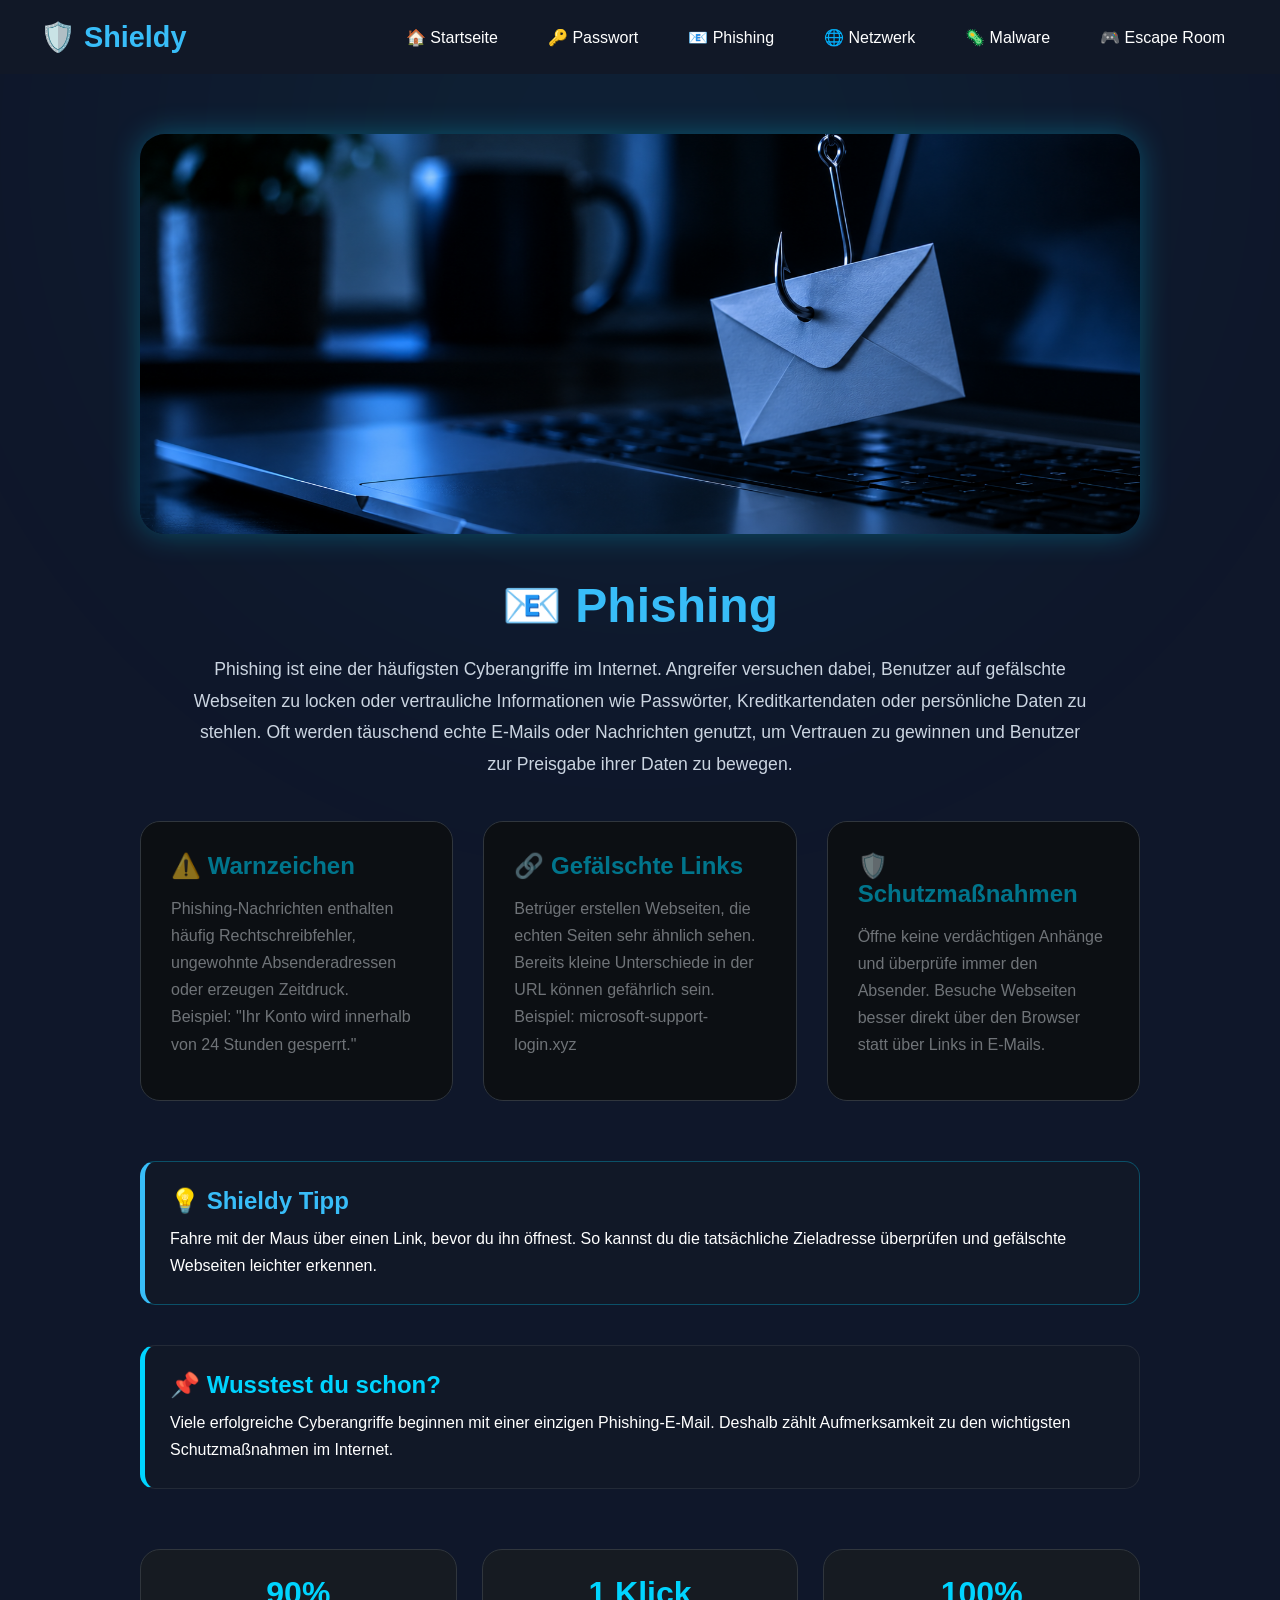
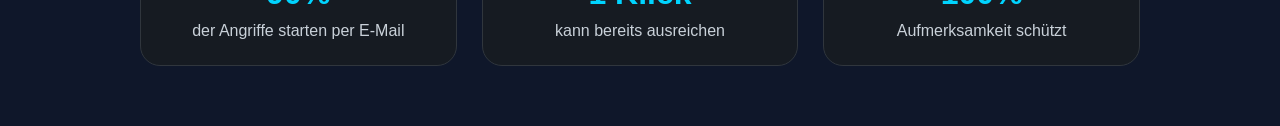
<file: phishing.html>
<!DOCTYPE html>
<html lang="de">
<head>
    <meta charset="UTF-8">
    <meta name="viewport" content="width=device-width, initial-scale=1.0">
    <title>Shieldy - Cybersecurity Lernen</title>
    <link rel="stylesheet" href="style.css">
</head>
<nav class="navbar">

    <div class="logo">
        🛡️ Shieldy
    </div>

    <ul class="nav-links">
        <li><a href="index.html">🏠 Startseite</a></li>
        <li><a href="passwort.html">🔑 Passwort</a></li>
        <li><a href="phishing.html">📧 Phishing</a></li>
        <li><a href="netzwerk.html">🌐 Netzwerk</a></li>
        <li><a href="malware.html">🦠 Malware</a></li>
        <li><a href="escaperoom.html">🎮 Escape Room</a></li>
    </ul>

</nav>
<section class="content">

    <img src="phishing.png"
         alt="Phishing"
         class="hero-image">

    <h1>📧 Phishing</h1>

    <p class="intro">
        Phishing ist eine der häufigsten Cyberangriffe im Internet.
        Angreifer versuchen dabei, Benutzer auf gefälschte Webseiten
        zu locken oder vertrauliche Informationen wie Passwörter,
        Kreditkartendaten oder persönliche Daten zu stehlen.
        Oft werden täuschend echte E-Mails oder Nachrichten genutzt,
        um Vertrauen zu gewinnen und Benutzer zur Preisgabe ihrer Daten
        zu bewegen.
    </p>

    <div class="cards">

        <div class="card">
            <h2>⚠️ Warnzeichen</h2>

            <p>
                Phishing-Nachrichten enthalten häufig Rechtschreibfehler,
                ungewohnte Absenderadressen oder erzeugen Zeitdruck.
            </p>

            <p>
                Beispiel:
                "Ihr Konto wird innerhalb von 24 Stunden gesperrt."
            </p>
        </div>

        <div class="card">
            <h2>🔗 Gefälschte Links</h2>

            <p>
                Betrüger erstellen Webseiten, die echten Seiten sehr ähnlich sehen.
                Bereits kleine Unterschiede in der URL können gefährlich sein.
            </p>

            <p>
                Beispiel:
                microsoft-support-login.xyz
            </p>
        </div>

        <div class="card">
            <h2>🛡️ Schutzmaßnahmen</h2>

            <p>
                Öffne keine verdächtigen Anhänge und überprüfe immer den Absender.
                Besuche Webseiten besser direkt über den Browser statt über Links
                in E-Mails.
            </p>
        </div>

    </div>

    <div class="tip-box">

        <h2>💡 Shieldy Tipp</h2>

        <p>
            Fahre mit der Maus über einen Link, bevor du ihn öffnest.
            So kannst du die tatsächliche Zieladresse überprüfen und
            gefälschte Webseiten leichter erkennen.
        </p>

    </div>

    <div class="fact-box">

        <h2>📌 Wusstest du schon?</h2>

        <p>
            Viele erfolgreiche Cyberangriffe beginnen mit einer einzigen
            Phishing-E-Mail. Deshalb zählt Aufmerksamkeit zu den wichtigsten
            Schutzmaßnahmen im Internet.
        </p>

    </div>

    <section class="stats">

        <div class="stat">
            <h3>90%</h3>
            <p>der Angriffe starten per E-Mail</p>
        </div>

        <div class="stat">
            <h3>1 Klick</h3>
            <p>kann bereits ausreichen</p>
        </div>

        <div class="stat">
            <h3>100%</h3>
            <p>Aufmerksamkeit schützt</p>
        </div>

    </section>

</section>
</html>
</file>
<file: style.css>
*{
    margin:0;
    padding:0;
    box-sizing:border-box;
    font-family:Arial, Helvetica, sans-serif;
}

html{
    scroll-behavior:smooth;
}

body{
    background:#0d1117;
    color:white;
}

/* NAVBAR */

.navbar{
    display:flex;
    justify-content:space-between;
    align-items:center;
    padding:20px 50px;
    background:#161b22;
    position:sticky;
    top:0;
}

.logo{
    font-size:28px;
    font-weight:bold;
    color:#00d4ff;
}

.nav-links{
    scrollbar-width:none;
}

.nav-links::-webkit-scrollbar{
    display:none;
}

.nav-links a{
    color:white;
    text-decoration:none;
    padding:10px 15px;
    border-radius:8px;
    transition:0.3s;
}

.nav-links a:hover{
    background:#00d4ff;
    color:black;
    box-shadow:0 0 15px #00d4ff;
}

.active{
    background:#00d4ff;
    color:black !important;
}

/* HERO */

.hero{
    height:90vh;
    display:flex;
    flex-direction:column;
    justify-content:center;
    align-items:center;
    text-align:center;
    padding:20px;
}

.hero h1{
    font-size:60px;
    color:#00d4ff;
    margin-bottom:20px;
}

.hero p{
    max-width:700px;
    font-size:20px;
    line-height:1.6;
    margin-bottom:30px;
}

.btn{
    text-decoration:none;
    background:#00d4ff;
    color:black;
    padding:15px 30px;
    border-radius:10px;
    font-weight:bold;
    transition:0.3s;
}

.btn:hover{
    box-shadow:0 0 20px #00d4ff;
    transform:scale(1.05);
}

/* THEMEN */

.themen{
    padding:100px 10%;
}

.themen h2{
    text-align:center;
    margin-bottom:50px;
    font-size:40px;
    color:#00d4ff;
}

.cards{
    display:grid;
    grid-template-columns:repeat(auto-fit,minmax(250px,1fr));
    gap:25px;
}

.card{
    background:#161b22;
    padding:30px;
    border-radius:15px;
    transition:0.3s;
    border:1px solid #2d333b;
}

.card:hover{
    transform:translateY(-10px);
    border-color:#00d4ff;
    box-shadow:0 0 20px rgba(0,212,255,0.4);
}

.card h3{
    margin-bottom:15px;
    color:#00d4ff;
}

/* ABOUT */

.about{
    padding:100px 10%;
    text-align:center;
}

.about h2{
    margin-bottom:25px;
    color:#00d4ff;
    font-size:40px;
}

.about p{
    max-width:800px;
    margin:auto;
    line-height:1.8;
}

/* KONTAKT */

.contact{
    text-align:center;
    padding:100px 10%;
}

.contact h2{
    margin-bottom:20px;
    font-size:40px;
    color:#00d4ff;
}

.contact p{
    margin:10px 0;
}

/* FOOTER */

footer{
    background:#161b22;
    text-align:center;
    padding:20px;
    margin-top:50px;
}

/* RESPONSIVE */

@media(max-width:768px){

    .navbar{
        flex-direction:column;
        gap:20px;
    }

    .nav-links{
        flex-wrap:wrap;
        justify-content:center;
    }

    .hero h1{
        font-size:40px;
    }

    .hero p{
        font-size:18px;
    }
}



.background span:nth-child(1){
    top:10%;
    left:15%;
}

.background span:nth-child(2){
    top:60%;
    left:70%;
    width:320px;
    height:320px;
}

.background span:nth-child(3){
    top:75%;
    left:20%;
}

.background span:nth-child(4){
    top:20%;
    left:80%;
}

@keyframes float{
    0%{
        transform:translateY(0px) rotate(0deg);
    }

    50%{
        transform:translateY(-80px) rotate(180deg);
    }

    100%{
        transform:translateY(0px) rotate(360deg);
    }
}

.card{
    background:rgba(255,255,255,0.05);
    backdrop-filter:blur(12px);
    border:1px solid rgba(255,255,255,0.1);
    border-radius:20px;
    padding:30px;
    transition:0.4s;
}

.card:hover{
    transform:translateY(-15px);
    box-shadow:0 0 30px #00d4ff;
}

/*******************
 UNTERSEITEN
********************/

.content{
    width:90%;
    max-width:1200px;
    margin:auto;
    padding:120px 0 80px;
}

.content h1{
    text-align:center;
    font-size:3rem;
    color:#00d4ff;
    margin-bottom:20px;
}

.intro{
    text-align:center;
    max-width:800px;
    margin:0 auto 50px;
    line-height:1.8;
    color:#c9d1d9;
}

.cards{
    display:grid;
    grid-template-columns:repeat(auto-fit,minmax(300px,1fr));
    gap:30px;
}

.card{
    background:#161b22;
    border:1px solid #30363d;
    border-radius:20px;
    padding:30px;
    transition:0.4s;
}

.card:hover{
    transform:translateY(-10px);
    box-shadow:0 0 25px rgba(0,212,255,0.5);
    border-color:#00d4ff;
}

.card h2{
    color:#00d4ff;
    margin-bottom:15px;
}

.card p{
    line-height:1.7;
}

/*******************
 BILDER
********************/

.page-image{
    width:100%;
    max-width:900px;
    display:block;
    margin:0 auto 40px;
    border-radius:20px;
    box-shadow:0 0 30px rgba(0,212,255,0.3);
}

.scroll-circle{
    width:70px;
    height:70px;
    border:2px solid #00d4ff;
    border-radius:50%;
    display:flex;
    justify-content:center;
    align-items:center;
    text-decoration:none;
    color:#00d4ff;
    font-size:2rem;
    margin-top:40px;
    animation:bounce 2s infinite;
    transition:0.3s;
}

.scroll-circle:hover{
    background:#00d4ff;
    color:#0d1117;
    box-shadow:0 0 20px #00d4ff;
}

.cards{
    display:grid;
    grid-template-columns:repeat(auto-fit,minmax(300px,1fr));
    gap:25px;
}

.card-link{
    text-decoration:none;
}

.card{
    position:relative;
    height:280px;
    overflow:hidden;
    border-radius:20px;
    cursor:pointer;
    transition:0.4s;
}

.card img{
    width:100%;
    height:100%;
    object-fit:cover;
    display:block;
    transition:0.4s;
}

/* Dunkles Overlay */
.card::before{
    content:"";
    position:absolute;
    inset:0;
    background:rgba(0,0,0,0.45);
    z-index:1;
}

.card h3{
    position:absolute;
    top:50%;
    left:50%;
    transform:translate(-50%, -50%);
    z-index:2;
    color:white;
    font-size:2rem;
    text-align:center;
    width:90%;
    text-shadow:0 0 15px black;
}

.card:hover{
    transform:translateY(-10px);
    box-shadow:0 0 25px #00d4ff;
}

.card:hover img{
    transform:scale(1.1);
}

.card:hover::before{
    background:rgba(0,0,0,0.25);
}

body{
    background-color:#0d1117;
    background-image:
    linear-gradient(rgba(0,212,255,0.05) 1px, transparent 1px),
    linear-gradient(90deg, rgba(0,212,255,0.05) 1px, transparent 1px);
    background-size:40px 40px;
}

.features{
    width:90%;
    max-width:1200px;
    margin:100px auto;
    display:grid;
    grid-template-columns:repeat(auto-fit,minmax(250px,1fr));
    gap:30px;
}

.feature{
    background:#111827;
    border:1px solid rgba(0,212,255,0.2);
    border-radius:20px;
    padding:30px;
    text-align:center;
}

.feature span{
    font-size:3rem;
}

.feature h3{
    color:#00d4ff;
    margin:15px 0;
}

.feature:hover{
    box-shadow:0 0 20px rgba(0,212,255,0.4);
    transform:translateY(-5px);
    transition:0.3s;
}

/********************************
    UNTERSEITEN
********************************/

.content{
    width:90%;
    max-width:1200px;
    margin:auto;
    padding:120px 0 80px;
}

.hero-image{
    width:100%;
    height:400px;
    object-fit:cover;
    border-radius:25px;
    margin-bottom:40px;
    box-shadow:0 0 30px rgba(0,212,255,0.3);
}

.content h1{
    text-align:center;
    font-size:3rem;
    color:#00d4ff;
    margin-bottom:20px;
}

.intro{
    max-width:900px;
    margin:0 auto 50px;
    text-align:center;
    line-height:1.8;
    color:#c9d1d9;
    font-size:1.1rem;
}

/********************************
    KARTEN
********************************/

.cards{
    display:grid;
    grid-template-columns:repeat(auto-fit,minmax(280px,1fr));
    gap:30px;
    margin-bottom:60px;
}

.card{
    background:#161b22;
    border:1px solid #30363d;
    padding:30px;
    border-radius:20px;
    transition:0.3s ease;
}

.card:hover{
    transform:translateY(-8px);
    box-shadow:0 0 20px rgba(0,212,255,0.5);
    border-color:#00d4ff;
}

.card h2{
    color:#00d4ff;
    margin-bottom:15px;
}

.card p{
    line-height:1.7;
    color:#c9d1d9;
}

/********************************
    SHIELDY TIPP
********************************/

.tip-box{
    background:rgba(0,212,255,0.08);
    border:1px solid rgba(0,212,255,0.3);
    border-left:5px solid #00d4ff;
    padding:25px;
    border-radius:15px;
    margin-bottom:40px;
}

.tip-box h2{
    color:#00d4ff;
    margin-bottom:10px;
}

.tip-box p{
    line-height:1.7;
}

/********************************
    WUSSTEST DU SCHON
********************************/

.fact-box{
    background:#111827;
    border:1px solid rgba(255,255,255,0.08);
    border-left:5px solid #00d4ff;
    padding:25px;
    border-radius:15px;
    margin-bottom:60px;
}

.fact-box h2{
    color:#00d4ff;
    margin-bottom:10px;
}

.fact-box p{
    line-height:1.7;
}

/********************************
    STATISTIKEN
********************************/

.stats{
    display:grid;
    grid-template-columns:repeat(auto-fit,minmax(180px,1fr));
    gap:25px;
}

.stat{
    background:#161b22;
    border:1px solid #30363d;
    border-radius:20px;
    text-align:center;
    padding:25px;
    transition:0.3s;
}

.stat:hover{
    transform:translateY(-5px);
    border-color:#00d4ff;
    box-shadow:0 0 15px rgba(0,212,255,0.4);
}

.stat h3{
    color:#00d4ff;
    font-size:2rem;
    margin-bottom:10px;
}

.stat p{
    color:#c9d1d9;
}

/********************************
    CYBER HINTERGRUND
********************************/

body{
    background-color:#0d1117;
    background-image:
        linear-gradient(rgba(0,212,255,0.03) 1px, transparent 1px),
        linear-gradient(90deg, rgba(0,212,255,0.03) 1px, transparent 1px);
    background-size:50px 50px;
}

body::before{
    content:"";
    position:fixed;
    top:-300px;
    left:50%;
    transform:translateX(-50%);
    width:900px;
    height:900px;
    background:#00d4ff;
    opacity:0.05;
    border-radius:50%;
    filter:blur(180px);
    z-index:-1;
    pointer-events:none;
}

/********************************
    RESPONSIVE
********************************/

@media (max-width:768px){

    .hero-image{
        height:250px;
    }

    .content h1{
        font-size:2.2rem;
    }

    .intro{
        font-size:1rem;
    }

    .cards{
        grid-template-columns:1fr;
    }

    .stats{
        grid-template-columns:1fr;
    }
}

.start-btn{

    display:inline-block;

    padding:18px 40px;

    background:#00d4ff;

    color:#0d1117;

    text-decoration:none;

    font-weight:bold;

    font-size:1.1rem;

    border-radius:15px;

    transition:0.3s;
}

.start-btn:hover{

    transform:translateY(-5px);

    box-shadow:
    0 0 25px #00d4ff;

}


*{
    margin:0;
    padding:0;
    box-sizing:border-box;
}

body{
    font-family:'Segoe UI',sans-serif;
    background:#0f172a;
    color:white;
}

.navbar{
    display:flex;
    justify-content:space-between;
    align-items:center;
    padding:20px 40px;
    background:#111827;
}

.logo{
    color:#38bdf8;
    font-size:1.8rem;
    font-weight:bold;
}

.nav-links{
    display:flex;
    gap:20px;
    list-style:none;
}

.nav-links a{
    color:white;
    text-decoration:none;
}

.content{
    width:90%;
    max-width:1000px;
    margin:auto;
    padding:60px 0;
}

.content h1{
    text-align:center;
    margin-bottom:20px;
    color:#38bdf8;
}

.intro{
    text-align:center;
    line-height:1.8;
    margin-bottom:40px;
    color:#cbd5e1;
}

.mission-card{
    background:#1e293b;
    padding:35px;
    border-radius:20px;
    margin-bottom:30px;
}

.mission-card h2{
    color:#38bdf8;
    margin-bottom:15px;
}

.mission-card ul{
    margin-top:15px;
    margin-left:20px;
}

.mission-card li{
    margin-bottom:10px;
}

.email-box{
    background:#111827;
    padding:25px;
    border-radius:15px;
    margin-bottom:30px;
    border-left:5px solid #38bdf8;
}

.email-box h3,
.email-box h4{
    margin-bottom:10px;
    color:#38bdf8;
}

input{
    width:100%;
    margin-top:20px;
    padding:14px;
    border:none;
    border-radius:12px;
    background:#0f172a;
    color:white;
}

input:focus{
    outline:2px solid #38bdf8;
}

button{
    width:100%;
    margin-top:15px;
    padding:14px;
    border:none;
    border-radius:12px;
    background:#38bdf8;
    color:#0f172a;
    font-weight:bold;
    cursor:pointer;
}

button:hover{
    background:#7dd3fc;
}

.tip-box{
    background:#111827;
    border-left:5px solid #38bdf8;
    padding:25px;
    border-radius:15px;
    margin-top:25px;
}

.tip-box h2{
    margin-bottom:10px;
    color:#38bdf8;
}

.final-card{
    background:#1e293b;
    border-radius:20px;
    padding:35px;
    text-align:center;
}

.letters{
    display:flex;
    justify-content:center;
    gap:15px;
    margin:25px 0;
}

.letters span{
    width:70px;
    height:70px;
    display:flex;
    justify-content:center;
    align-items:center;
    background:#111827;
    border-radius:12px;
    font-size:1.8rem;
    font-weight:bold;
    color:#38bdf8;
}

.certificate{
    margin-top:30px;
    background:#1e293b;
    padding:30px;
    border-radius:20px;
    text-align:center;
}

.certificate h2,
.certificate h3{
    color:#38bdf8;
}

@media(max-width:768px){

    .navbar{
        flex-direction:column;
        gap:15px;
    }

    .letters{
        flex-wrap:wrap;
    }

}

#shieldybot-btn{

    position:fixed;

    right:20px;
    bottom:20px;

    background:#2563eb;

    color:white;

    padding:14px 20px;

    border-radius:50px;

    cursor:pointer;

    font-weight:600;

    z-index:9999;

    transition:0.3s;
}

#shieldybot-btn:hover{

    background:#3b82f6;
}

#shieldybot{

    position:fixed;

    right:20px;

    bottom:90px;

    width:350px;

    height:500px;

    background:white;

    border-radius:20px;

    overflow:hidden;

    display:none;

    flex-direction:column;

    box-shadow:0 15px 40px rgba(0,0,0,0.2);

    z-index:9999;
}

.bot-header{

    background:#2563eb;

    color:white;

    padding:18px;

    font-weight:bold;
}

.bot-messages{

    flex:1;

    padding:15px;

    overflow-y:auto;

    background:#f8fafc;
}

.bot-message{

    background:white;

    padding:12px;

    border-radius:12px;

    margin-bottom:10px;

    color:#0f172a;
}

.user-message{

    background:#2563eb;

    color:white;

    padding:12px;

    border-radius:12px;

    margin-bottom:10px;
}

.bot-input{

    padding:15px;

    background:white;

    border-top:1px solid #e2e8f0;
}

.bot-input input{

    width:100%;

    padding:12px;

    margin-bottom:10px;

    border:1px solid #cbd5e1;

    border-radius:10px;
}

.bot-input button{

    width:100%;

    padding:12px;

    border:none;

    border-radius:10px;

    background:#2563eb;

    color:white;

    cursor:pointer;
}

/* =========================
   MOBILE DESIGN
========================= */

@media (max-width: 768px){

    .navbar{
        flex-direction:column;
        gap:15px;
        padding:15px;
    }

    .nav-links{
        flex-wrap:wrap;
        justify-content:center;
        gap:10px;
    }

    .content{
        width:95%;
        padding:40px 15px;
    }

    h1{
        font-size:2rem;
    }

    .intro{
        font-size:0.95rem;
    }

    .mission-card,
    .final-card,
    .certificate,
    .tip-box,
    .email-box{
        padding:20px;
    }

    input,
    button{
        width:100%;
    }

    .letters{
        flex-wrap:wrap;
        gap:10px;
    }

    .letters span{
        width:60px;
        height:60px;
        font-size:1.5rem;
    }

    #shieldybot{
        width:90%;
        right:5%;
        bottom:80px;
        height:450px;
    }

    #shieldybot-btn{
        right:15px;
        bottom:15px;
    }

}
.nav-links{
    display:flex;
    overflow-x:auto;
    white-space:nowrap;
}


/* ===================================
   RESPONSIVE DESIGN
=================================== */

/* Tablets */

@media (max-width:1024px){

    .navbar{
        padding:15px 25px;
    }

    .hero h1{
        font-size:3rem;
    }

    .hero p{
        font-size:1.1rem;
    }

    .content{
        width:95%;
    }

    .hero-image{
        height:300px;
    }

}

/* Handys */

@media (max-width:768px){

    .navbar{
        flex-direction:column;
        gap:15px;
        padding:15px;
    }

    .logo{
        font-size:1.5rem;
    }

    .nav-links{
        flex-wrap:wrap;
        justify-content:center;
        gap:10px;
    }

    .hero{
        min-height:70vh;
        padding:20px;
    }

    .hero h1{
        font-size:2.3rem;
    }

    .hero p{
        font-size:1rem;
        max-width:100%;
    }

    .content{
        width:95%;
        padding:50px 15px;
    }

    .content h1{
        font-size:2rem;
    }

    .intro{
        font-size:1rem;
    }

    .cards{
        grid-template-columns:1fr;
    }

    .features{
        grid-template-columns:1fr;
    }

    .stats{
        grid-template-columns:1fr;
    }

    .hero-image{
        height:220px;
    }

    .card{
        height:auto;
    }

    .card h3{
        font-size:1.5rem;
    }

    .letters{
        flex-wrap:wrap;
        justify-content:center;
    }

    .letters span{
        width:60px;
        height:60px;
        font-size:1.5rem;
    }

    #shieldybot{
        width:90%;
        right:5%;
        bottom:85px;
        height:450px;
    }

    #shieldybot-btn{
        right:15px;
        bottom:15px;
    }

}

/* Sehr kleine Handys */

@media (max-width:480px){

    .hero h1{
        font-size:2rem;
    }

    .content h1{
        font-size:1.8rem;
    }

    .navbar{
        padding:10px;
    }

    .card{
        padding:20px;
    }

    .mission-card,
    .tip-box,
    .fact-box,
    .certificate,
    .email-box,
    .final-card{
        padding:20px;
    }

    input,
    button{
        font-size:0.95rem;
    }

}
</file>
<file: escape.css>
*{
    margin:0;
    padding:0;
    box-sizing:border-box;
}

body{
    font-family:'Segoe UI',sans-serif;
    background:#0f172a;
    color:white;
}

.navbar{
    display:flex;
    justify-content:space-between;
    align-items:center;
    padding:20px 40px;
    background:#111827;
}

.logo{
    font-size:1.8rem;
    font-weight:bold;
    color:#38bdf8;
}

.nav-links{
    list-style:none;
}

.nav-links a{
    color:white;
    text-decoration:none;
}

.escape-intro{
    min-height:85vh;
    display:flex;
    justify-content:center;
    align-items:center;
    padding:40px;
}

.intro-card{
    max-width:900px;
    width:100%;
    background:#1e293b;
    border-radius:25px;
    padding:50px;
    text-align:center;
}

.intro-card h1{
    font-size:3rem;
    margin-bottom:25px;
    color:#38bdf8;
}

.story{
    margin-bottom:20px;
    line-height:1.8;
    color:#cbd5e1;
}

.mission-preview{
    display:grid;
    grid-template-columns:repeat(auto-fit,minmax(180px,1fr));
    gap:15px;
    margin:40px 0;
}

.mission-preview div{
    background:#334155;
    border-radius:15px;
    padding:20px;
    font-weight:bold;
}

.warning-box{
    background:#0f172a;
    border-left:5px solid #38bdf8;
    padding:20px;
    border-radius:15px;
    margin:25px 0;
}

.start-btn{
    display:inline-block;
    margin-top:20px;
    padding:15px 35px;
    background:#38bdf8;
    color:#0f172a;
    text-decoration:none;
    border-radius:12px;
    font-weight:bold;
}

.start-btn:hover{
    background:#7dd3fc;
}

@media(max-width:768px){

    .intro-card{
        padding:30px;
    }

    .intro-card h1{
        font-size:2rem;
    }

}

.next-btn{

    display:inline-block;

    margin-top:20px;

    padding:12px 25px;

    background:#38bdf8;

    color:#0f172a;

    text-decoration:none;

    border-radius:10px;

    font-weight:bold;
}

.next-btn:hover{

    background:#7dd3fc;
}

*{
    margin:0;
    padding:0;
    box-sizing:border-box;
}

body{
    font-family:'Segoe UI',sans-serif;
    background:#0f172a;
    color:#e2e8f0;
    line-height:1.6;
}

/* NAVBAR */

.navbar{
    background:#111827;
    padding:20px 50px;

    display:flex;
    justify-content:space-between;
    align-items:center;

    border-bottom:1px solid #1e293b;
}

.logo{
    font-size:1.8rem;
    font-weight:700;
    color:#38bdf8;
}

.nav-links{
    list-style:none;
}

.nav-links a{
    text-decoration:none;
    color:#cbd5e1;
    font-weight:500;
}

.nav-links a:hover{
    color:#38bdf8;
}

/* CONTENT */

.content{
    max-width:1000px;
    margin:auto;
    padding:70px 20px;
}

h1{
    font-size:3rem;
    text-align:center;
    margin-bottom:20px;
    color:white;
}

.intro{
    text-align:center;
    max-width:800px;
    margin:0 auto 50px auto;
    color:#94a3b8;
}

/* KARTE */

.final-card,
.mission-card,
.email-box,
.certificate,
.tip-box{

    background:#1e293b;

    padding:35px;

    border-radius:20px;

    margin-bottom:30px;

    border:1px solid #334155;
}

/* TITEL */

.final-card h2,
.mission-card h2,
.certificate h2,
.tip-box h2{
    margin-bottom:15px;
    color:#38bdf8;
}

/* LETTERS */

.letters{
    display:flex;
    justify-content:center;
    gap:15px;
    margin:30px 0;
}

.letters span{

    width:70px;
    height:70px;

    display:flex;
    justify-content:center;
    align-items:center;

    background:#0f172a;

    border-radius:12px;

    font-size:1.8rem;
    font-weight:bold;

    color:#38bdf8;
}

/* INPUT */

input{

    width:100%;

    padding:15px;

    margin-top:20px;

    border:1px solid #334155;

    background:#0f172a;

    color:white;

    border-radius:12px;
}

input:focus{

    outline:none;

    border-color:#38bdf8;
}

/* BUTTON */

button{

    width:100%;

    margin-top:15px;

    padding:14px;

    border:none;

    border-radius:12px;

    background:#38bdf8;

    color:#0f172a;

    font-weight:600;

    cursor:pointer;

    transition:0.2s ease;
}

button:hover{

    background:#7dd3fc;
}

/* NEXT BUTTON */

.next-btn{

    display:inline-block;

    margin-top:20px;

    padding:12px 20px;

    background:#38bdf8;

    color:#0f172a;

    text-decoration:none;

    border-radius:10px;

    font-weight:600;
}

/* ZERTIFIKAT */

.certificate{

    text-align:center;
}

.certificate h3{

    color:#38bdf8;

    margin:20px 0;
}

/* EMAIL */

.email-box{

    background:#111827;
}

.email-box h3,
.email-box h4{
    color:#38bdf8;
    margin-bottom:10px;
}

/* MOBILE */

@media(max-width:768px){

    .navbar{

        padding:20px;

        flex-direction:column;

        gap:15px;
    }

    h1{
        font-size:2.2rem;
    }

    .letters{
        flex-wrap:wrap;
    }
}


/* =========================
   MOBILE DESIGN
========================= */

@media (max-width: 768px){

    .navbar{
        flex-direction:column;
        gap:15px;
        padding:15px;
    }

    .nav-links{
        flex-wrap:wrap;
        justify-content:center;
        gap:10px;
    }

    .content{
        width:95%;
        padding:40px 15px;
    }

    h1{
        font-size:2rem;
    }

    .intro{
        font-size:0.95rem;
    }

    .mission-card,
    .final-card,
    .certificate,
    .tip-box,
    .email-box{
        padding:20px;
    }

    input,
    button{
        width:100%;
    }

    .letters{
        flex-wrap:wrap;
        gap:10px;
    }

    .letters span{
        width:60px;
        height:60px;
        font-size:1.5rem;
    }

    #shieldybot{
        width:90%;
        right:5%;
        bottom:80px;
        height:450px;
    }

    #shieldybot-btn{
        right:15px;
        bottom:15px;
    }

}
.nav-links{
    display:flex;
    overflow-x:auto;
    white-space:nowrap;
}

/* ===================================
   RESPONSIVE DESIGN
=================================== */

/* Tablets */

@media (max-width:1024px){

    .navbar{
        padding:15px 25px;
    }

    .hero h1{
        font-size:3rem;
    }

    .hero p{
        font-size:1.1rem;
    }

    .content{
        width:95%;
    }

    .hero-image{
        height:300px;
    }

}

/* Handys */

@media (max-width:768px){

    .navbar{
        flex-direction:column;
        gap:15px;
        padding:15px;
    }

    .logo{
        font-size:1.5rem;
    }

    .nav-links{
        flex-wrap:wrap;
        justify-content:center;
        gap:10px;
    }

    .hero{
        min-height:70vh;
        padding:20px;
    }

    .hero h1{
        font-size:2.3rem;
    }

    .hero p{
        font-size:1rem;
        max-width:100%;
    }

    .content{
        width:95%;
        padding:50px 15px;
    }

    .content h1{
        font-size:2rem;
    }

    .intro{
        font-size:1rem;
    }

    .cards{
        grid-template-columns:1fr;
    }

    .features{
        grid-template-columns:1fr;
    }

    .stats{
        grid-template-columns:1fr;
    }

    .hero-image{
        height:220px;
    }

    .card{
        height:auto;
    }

    .card h3{
        font-size:1.5rem;
    }

    .letters{
        flex-wrap:wrap;
        justify-content:center;
    }

    .letters span{
        width:60px;
        height:60px;
        font-size:1.5rem;
    }

    #shieldybot{
        width:90%;
        right:5%;
        bottom:85px;
        height:450px;
    }

    #shieldybot-btn{
        right:15px;
        bottom:15px;
    }

}

/* Sehr kleine Handys */

@media (max-width:480px){

    .hero h1{
        font-size:2rem;
    }

    .content h1{
        font-size:1.8rem;
    }

    .navbar{
        padding:10px;
    }

    .card{
        padding:20px;
    }

    .mission-card,
    .tip-box,
    .fact-box,
    .certificate,
    .email-box,
    .final-card{
        padding:20px;
    }

    input,
    button{
        font-size:0.95rem;
    }

}
</file>
